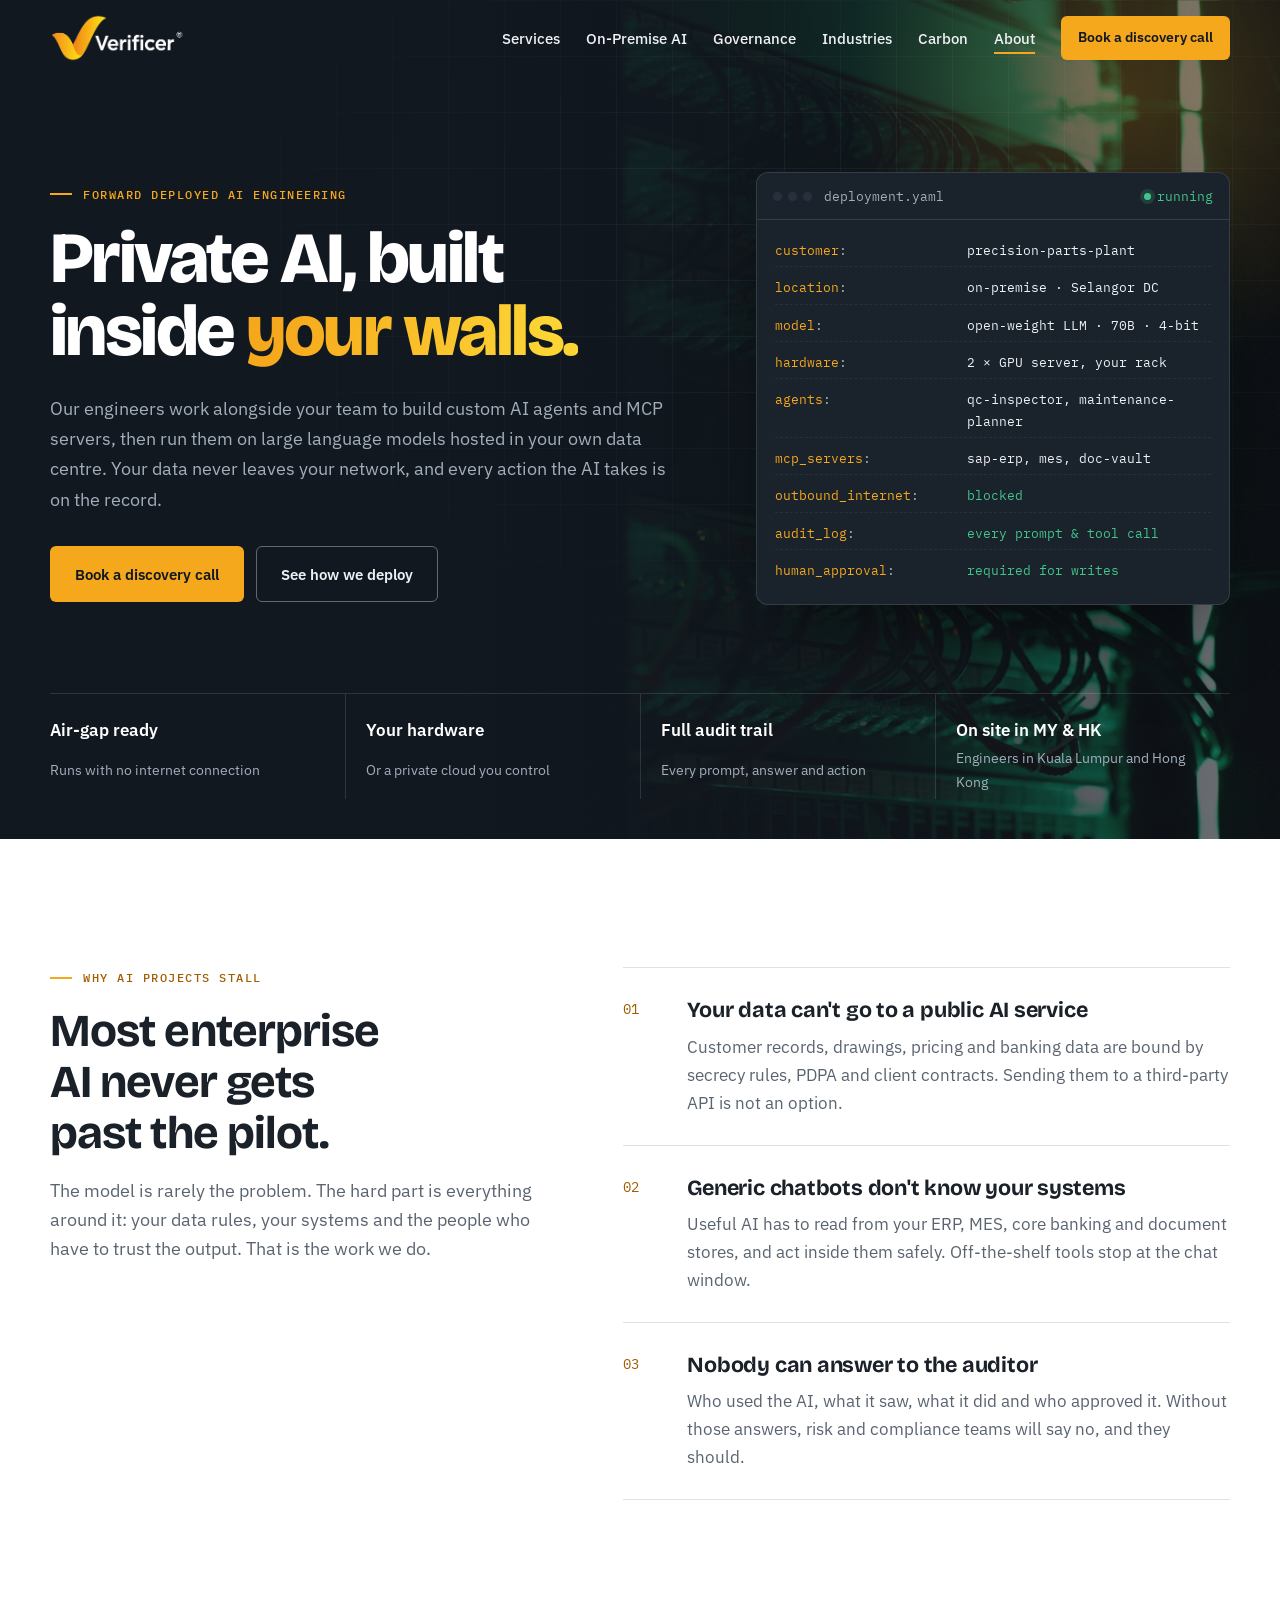
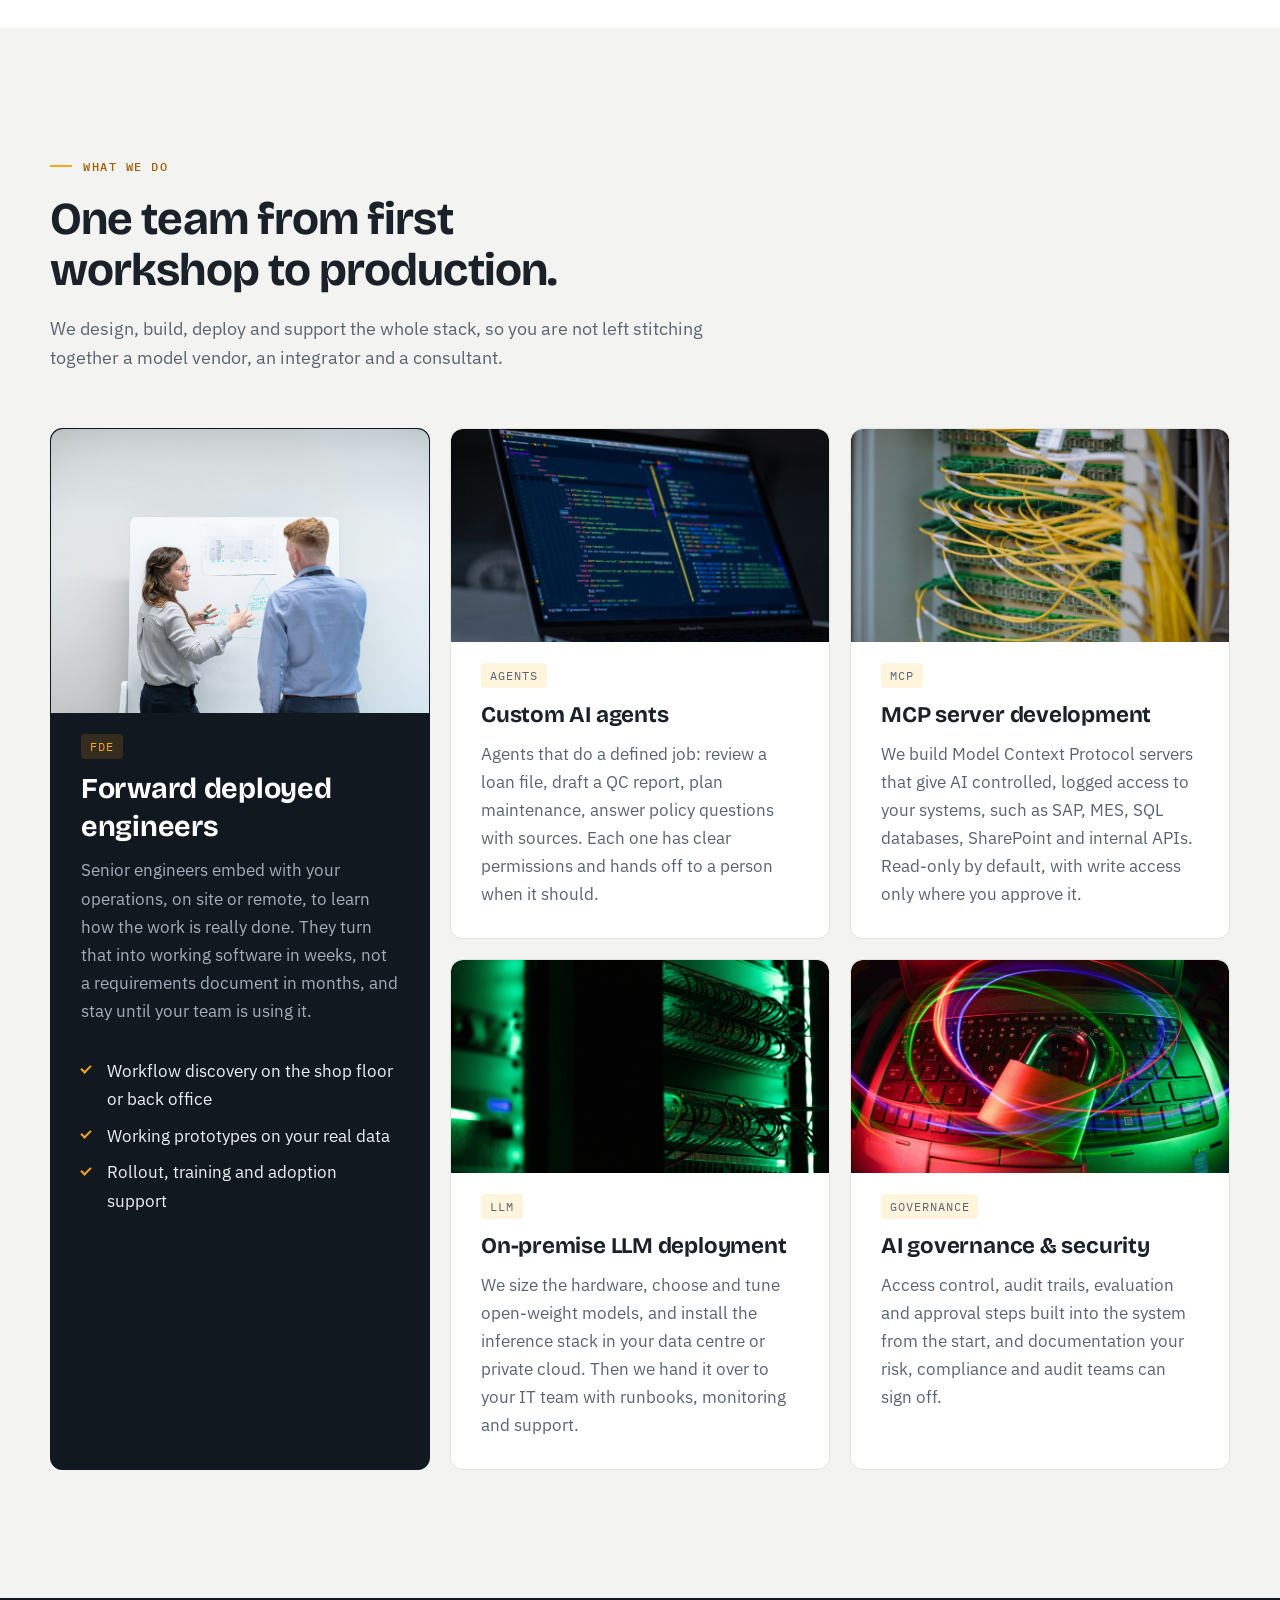
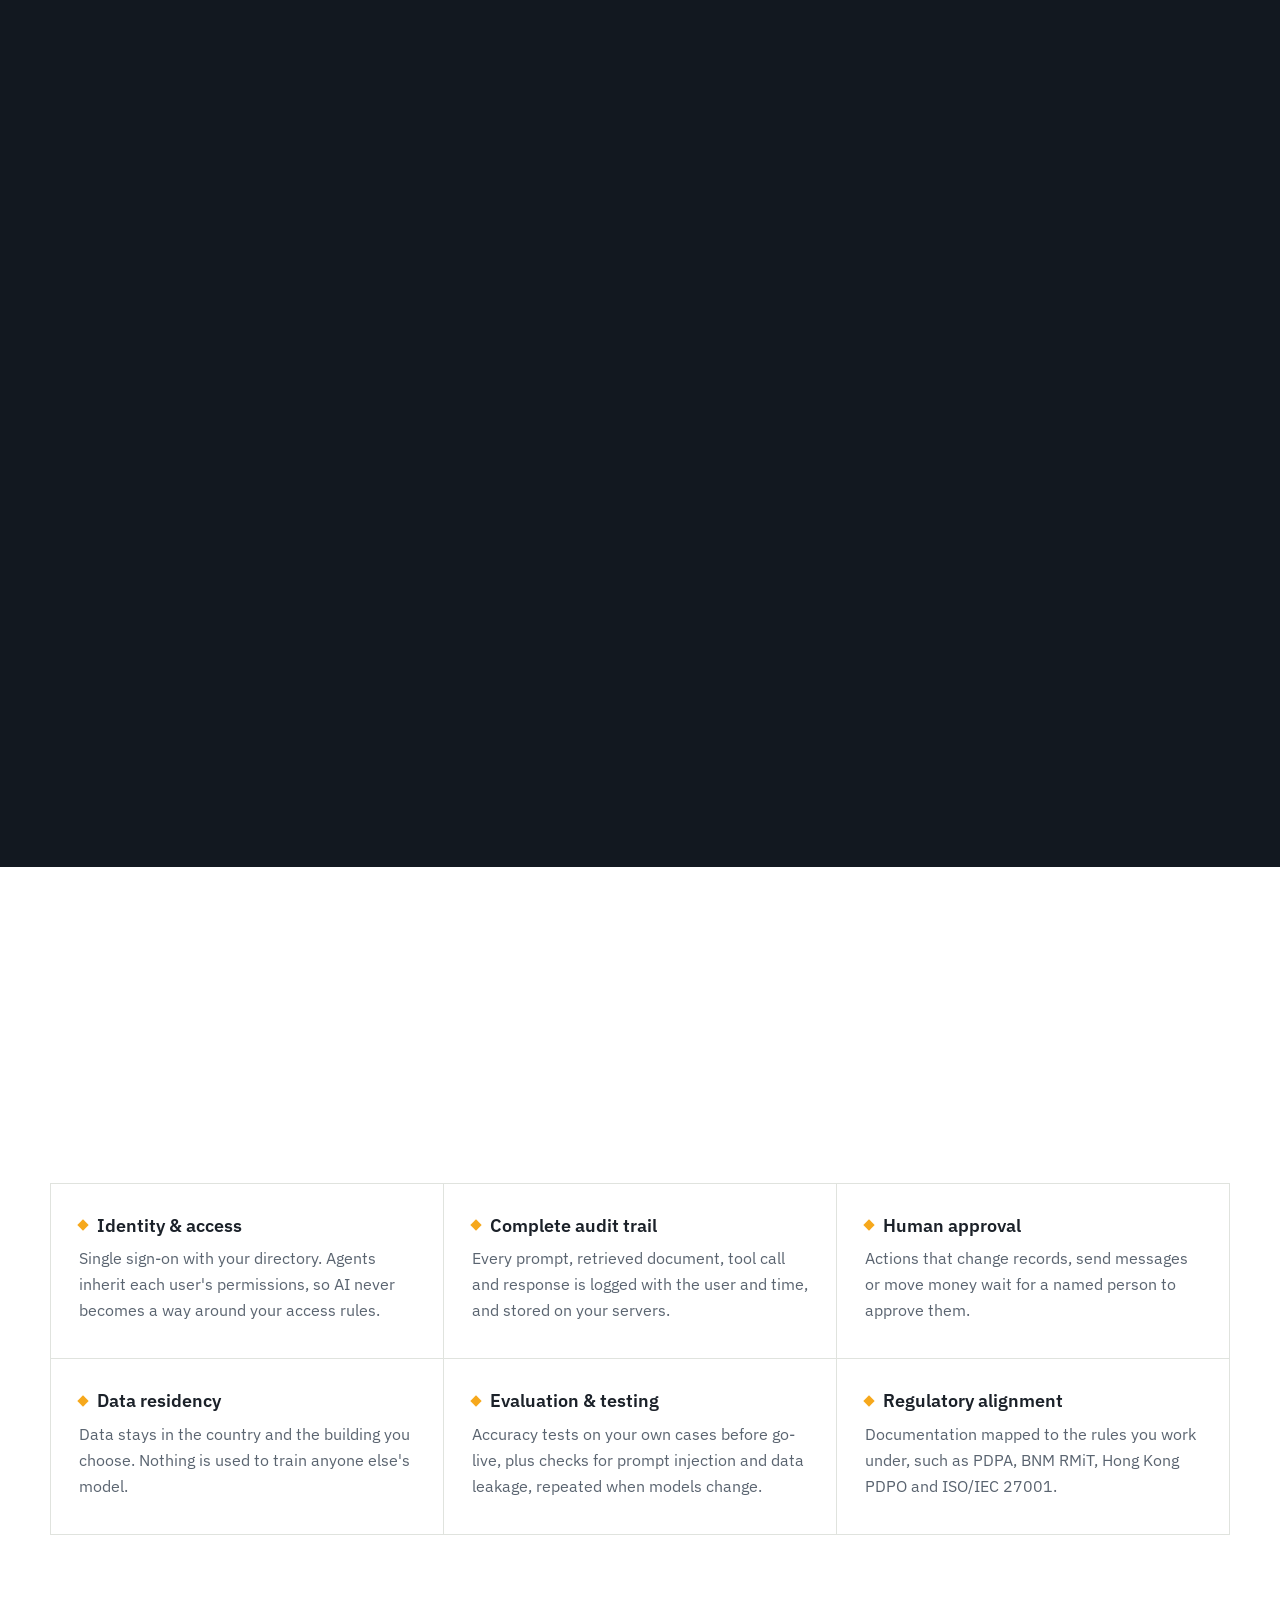
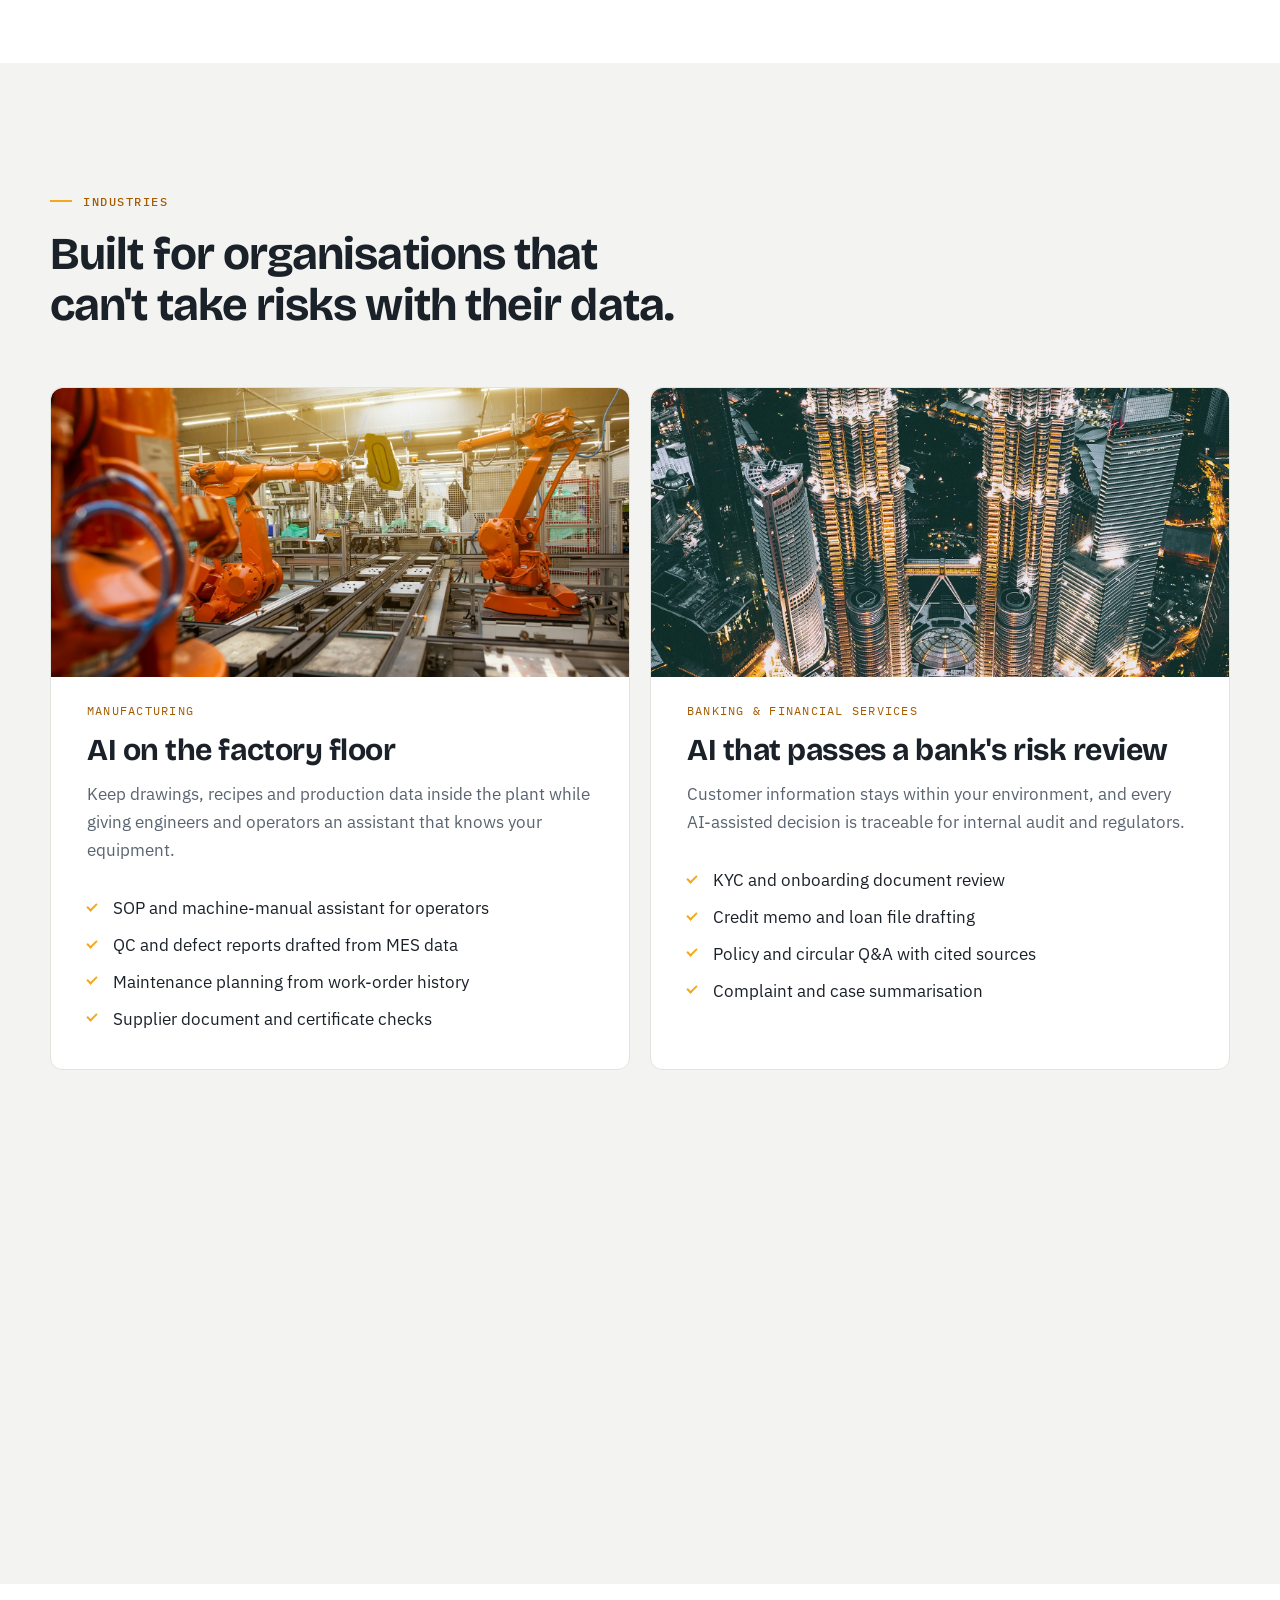
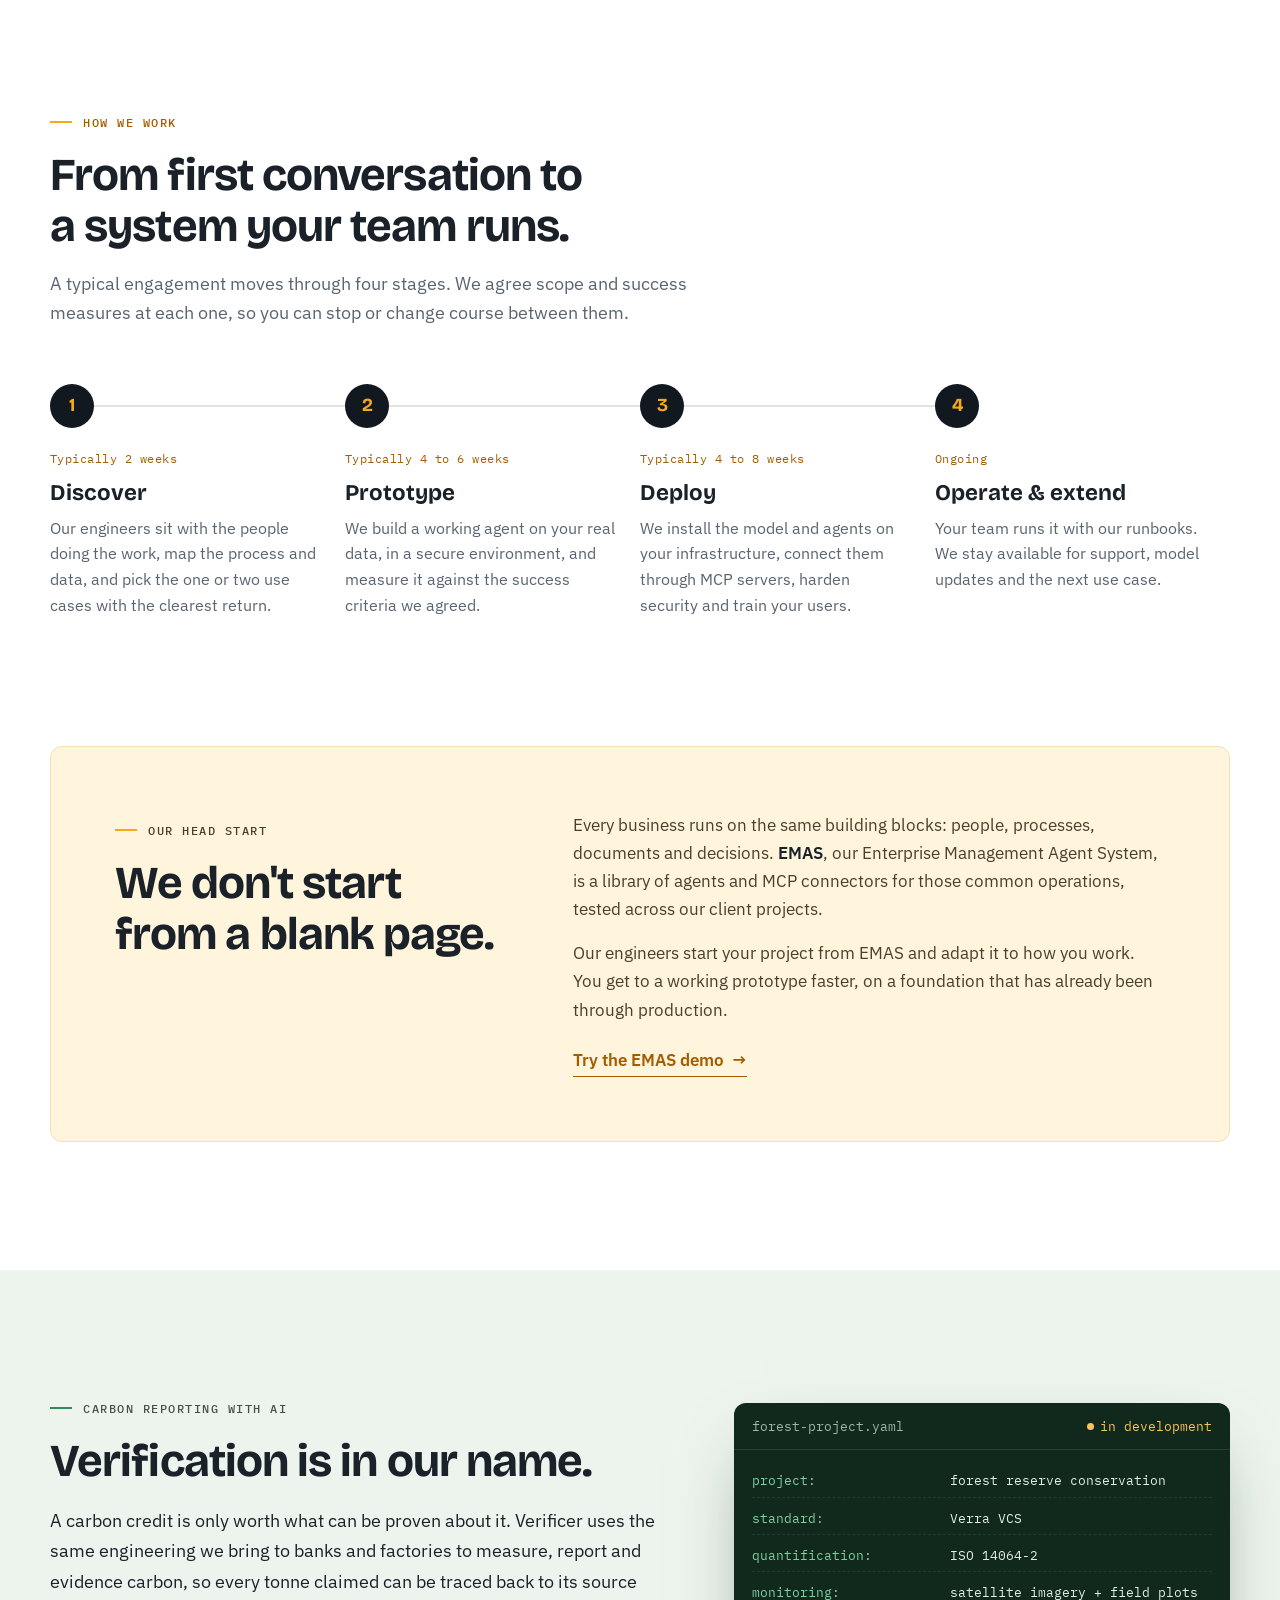
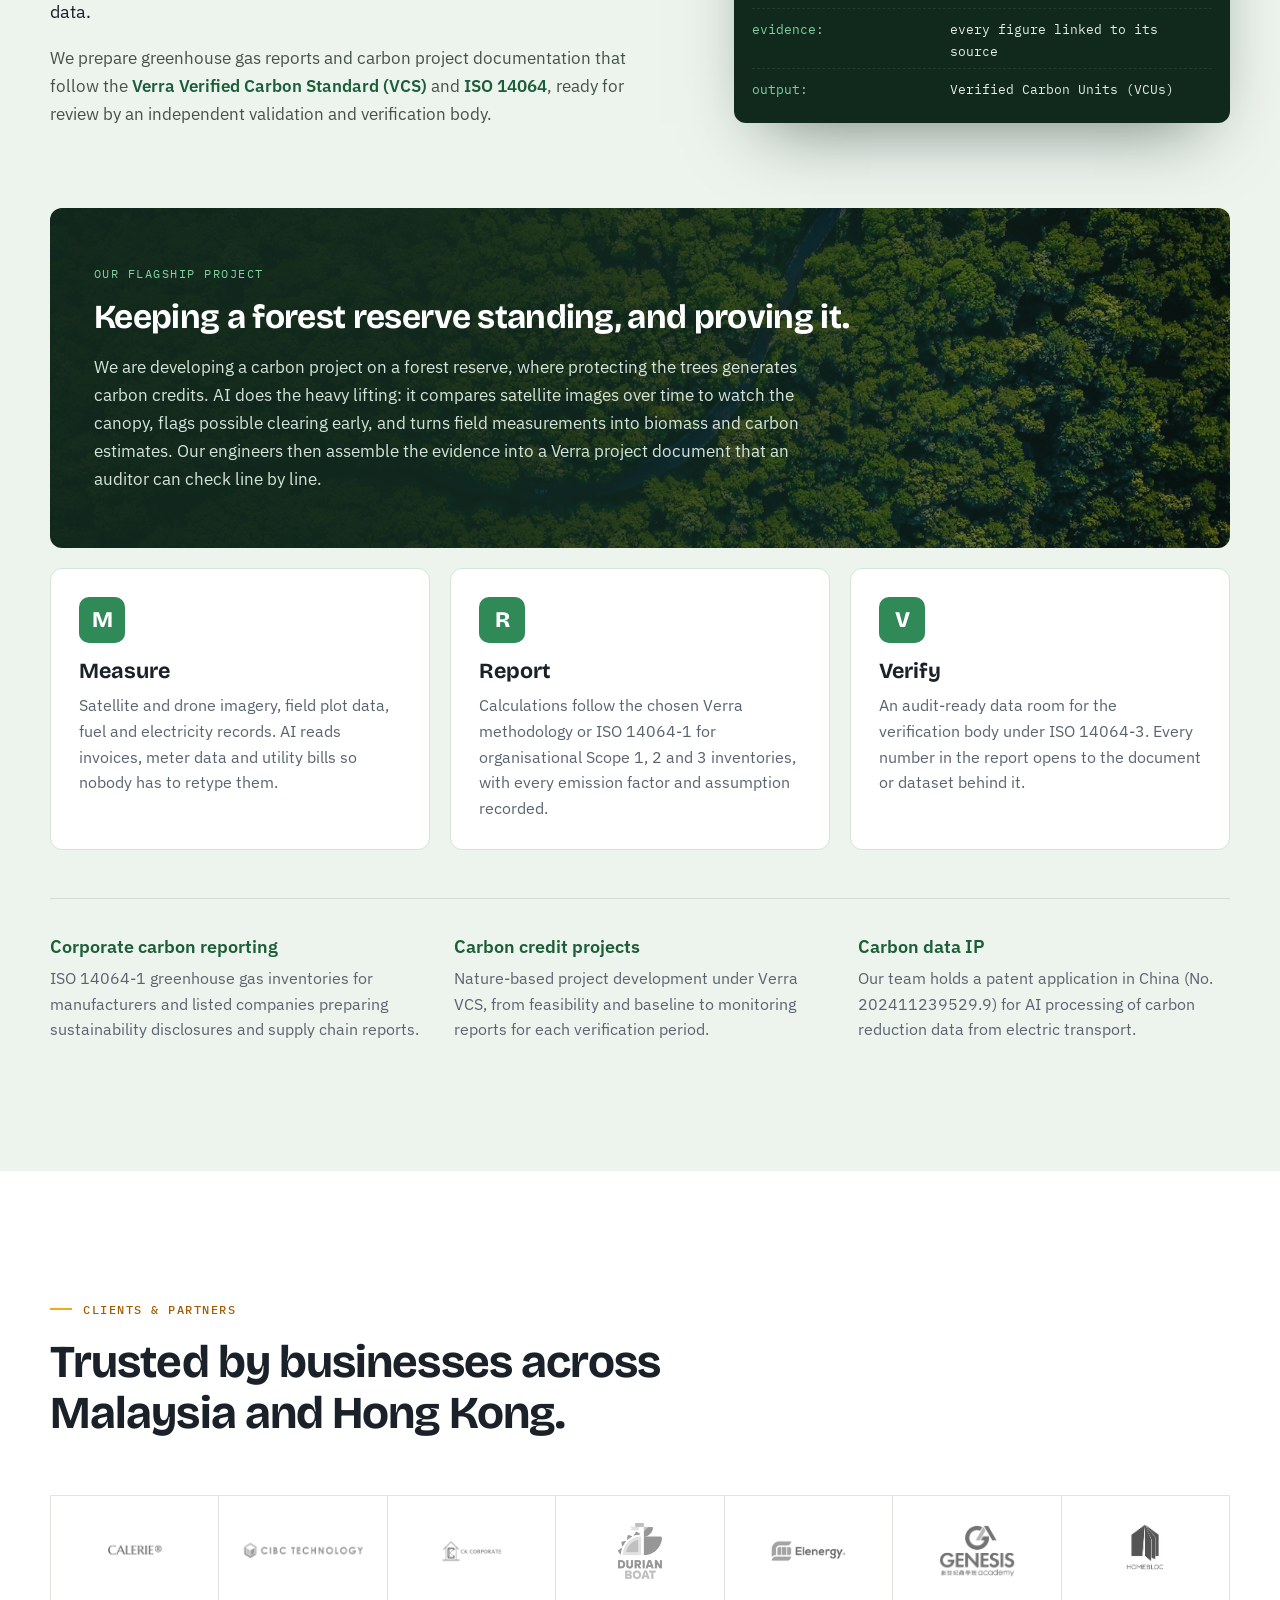
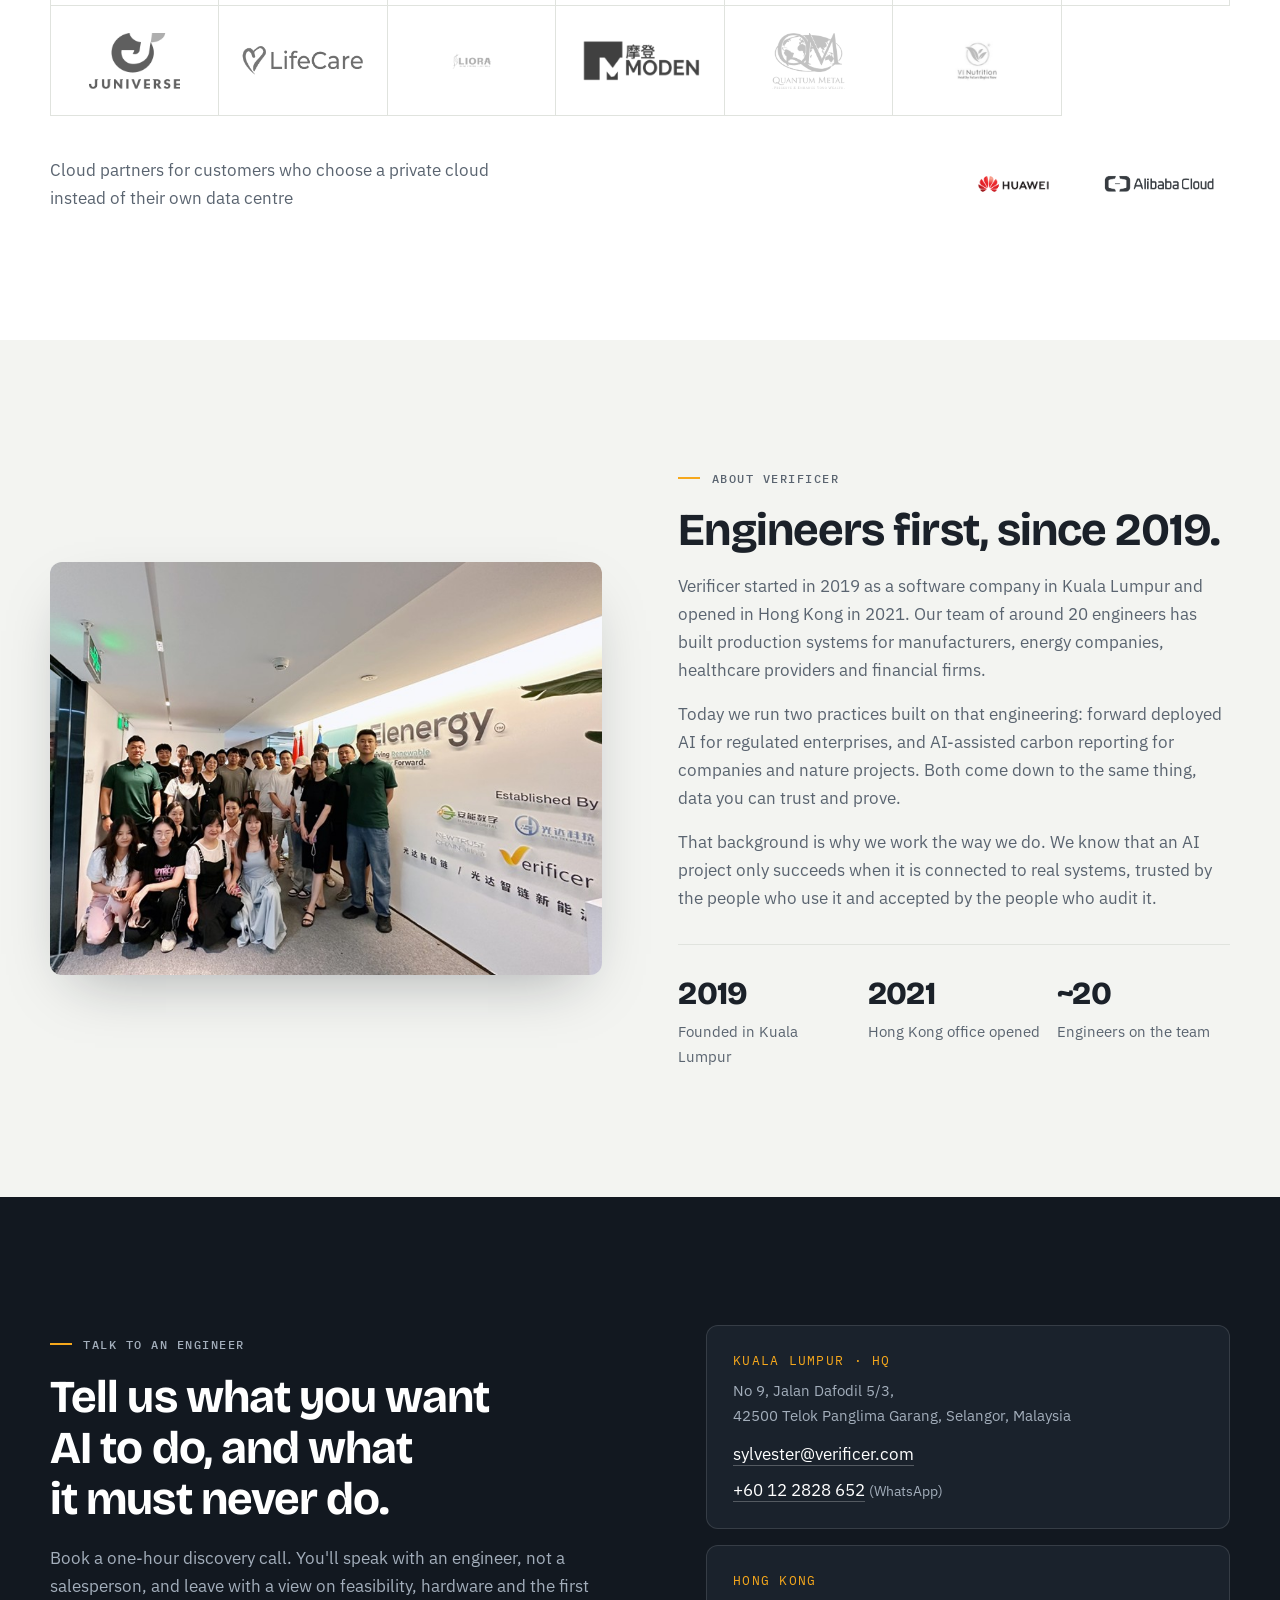
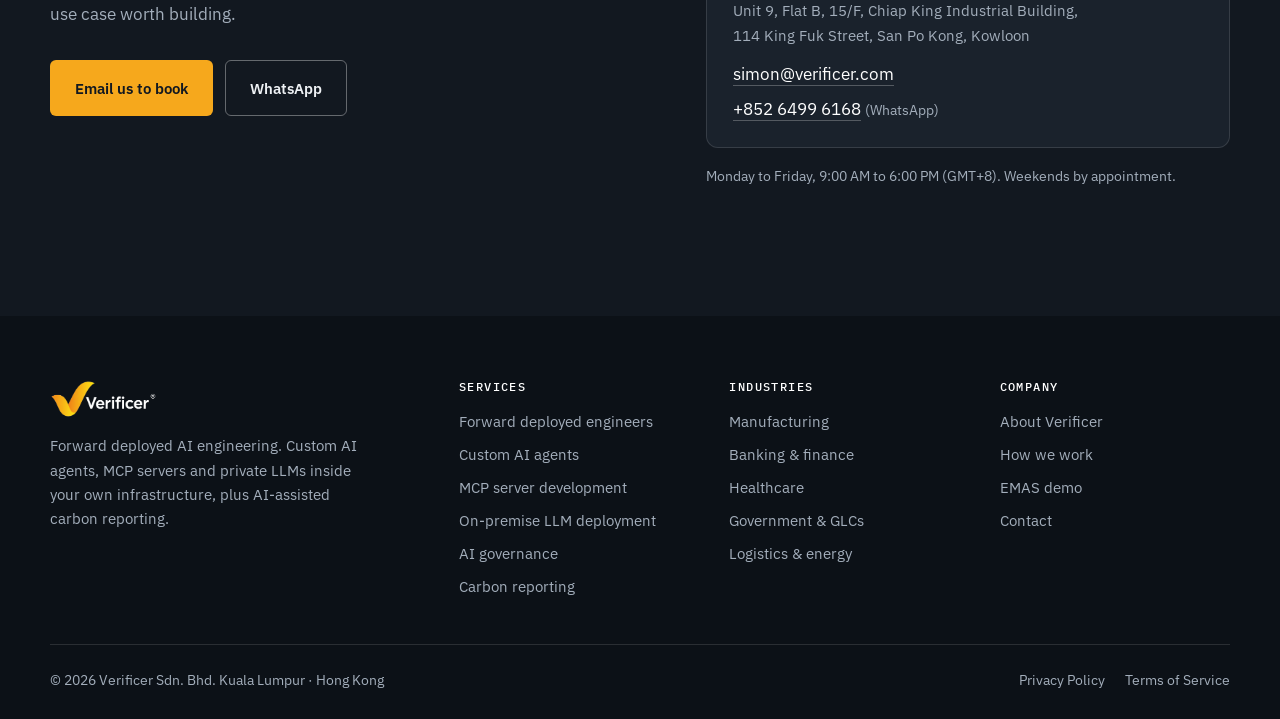
<file: index.html>
<!DOCTYPE html>
<html lang="en" class="no-js">
<head>
<meta charset="utf-8" />
<meta name="viewport" content="width=device-width, initial-scale=1" />
<title>Verificer | Forward Deployed AI Engineering & Carbon Reporting</title>
<meta name="description" content="Verificer embeds engineers with your team to build custom AI agents and MCP servers on private, on-premise LLMs, and prepares AI-assisted carbon reports under Verra VCS and ISO 14064." />
<meta property="og:type" content="website" />
<meta property="og:title" content="Verificer | Forward Deployed AI Engineering & Carbon Reporting" />
<meta property="og:description" content="Verificer embeds engineers with your team to build custom AI agents and MCP servers on private, on-premise LLMs, and prepares AI-assisted carbon reports under Verra VCS and ISO 14064." />
<meta property="og:url" content="https://verificer.com/" />
<meta property="og:image" content="https://verificer.com/assets/img/logo-black.png" />
<meta name="theme-color" content="#121820" />
<link rel="icon" type="image/png" href="assets/img/logo.png" />
<link rel="preconnect" href="https://fonts.googleapis.com" />
<link rel="preconnect" href="https://fonts.gstatic.com" crossorigin />
<link rel="stylesheet" href="https://fonts.googleapis.com/css2?family=Bricolage+Grotesque:opsz,wght@12..96,500;12..96,700;12..96,800&family=IBM+Plex+Mono:wght@400;500&family=IBM+Plex+Sans:ital,wght@0,400;0,500;0,600;1,400&display=swap" />
<link rel="stylesheet" href="assets/css/styles.css" />
</head>
<body class="page-home">
<a class="skip-link" href="#main">Skip to content</a>

<header class="site-header">
    <div class="container header-inner">
        <a href="./" class="brand" aria-label="Verificer home">
            <img class="brand-logo brand-logo--light" src="assets/img/logo-white.png" alt="Verificer" width="1200" height="420" />
            <img class="brand-logo brand-logo--dark" src="assets/img/logo-black.png" alt="" aria-hidden="true" width="1200" height="420" />
        </a>

        <nav class="main-nav" id="main-nav" aria-label="Main">
            <ul>
                <li><a href="#services">Services</a></li>
                <li><a href="#on-premise">On-Premise AI</a></li>
                <li><a href="#governance">Governance</a></li>
                <li><a href="#industries">Industries</a></li>
                <li><a href="#carbon">Carbon</a></li>
                                <li><a href="#about">About</a></li>
                <li class="nav-cta"><a href="#contact" class="btn btn-amber btn-sm">Book a discovery call</a></li>
            </ul>
        </nav>

        <button class="nav-toggle" type="button" aria-controls="main-nav" aria-expanded="false" aria-label="Open menu">
            <span></span><span></span><span></span>
        </button>
    </div>
</header>

<main id="main">

<!-- HERO -->
<section class="hero" id="home">
    <div class="hero-grid" aria-hidden="true"></div>
    <div class="container hero-inner">
        <div class="hero-copy">
            <p class="eyebrow eyebrow--light">Forward deployed AI engineering</p>
            <h1>Private AI, built inside <span class="hl">your walls.</span></h1>
            <p class="hero-lead">Our engineers work alongside your team to build custom AI agents and MCP servers, then run them on large language models hosted in your own data centre. Your data never leaves your network, and every action the AI takes is on the record.</p>
            <div class="hero-actions">
                <a href="#contact" class="btn btn-amber">Book a discovery call</a>
                <a href="#on-premise" class="btn btn-outline-light">See how we deploy</a>
            </div>
        </div>

        <figure class="manifest" aria-label="Example deployment summary for a manufacturing customer">
            <figcaption class="manifest-bar">
                <span class="dots" aria-hidden="true"><i></i><i></i><i></i></span>
                <span>deployment.yaml</span>
                <span class="manifest-status">running</span>
            </figcaption>
            <dl class="manifest-body">
                <div><dt>customer</dt><dd>precision-parts-plant</dd></div>
                <div><dt>location</dt><dd>on-premise · Selangor DC</dd></div>
                <div><dt>model</dt><dd>open-weight LLM · 70B · 4-bit</dd></div>
                <div><dt>hardware</dt><dd>2 × GPU server, your rack</dd></div>
                <div><dt>agents</dt><dd>qc-inspector, maintenance-planner</dd></div>
                <div><dt>mcp_servers</dt><dd>sap-erp, mes, doc-vault</dd></div>
                <div><dt>outbound_internet</dt><dd class="ok">blocked</dd></div>
                <div><dt>audit_log</dt><dd class="ok">every prompt &amp; tool call</dd></div>
                <div><dt>human_approval</dt><dd class="ok">required for writes</dd></div>
            </dl>
        </figure>
    </div>

    <div class="container">
        <ul class="hero-facts">
            <li><strong>Air-gap ready</strong><span>Runs with no internet connection</span></li>
            <li><strong>Your hardware</strong><span>Or a private cloud you control</span></li>
            <li><strong>Full audit trail</strong><span>Every prompt, answer and action</span></li>
            <li><strong>On site in MY &amp; HK</strong><span>Engineers in Kuala Lumpur and Hong Kong</span></li>
        </ul>
    </div>
</section>

<!-- PROBLEM -->
<section class="section problem" id="why">
    <div class="container problem-inner">
        <div class="problem-head reveal">
            <p class="eyebrow">Why AI projects stall</p>
            <h2>Most enterprise AI never gets past the pilot.</h2>
            <p class="lead">The model is rarely the problem. The hard part is everything around it: your data rules, your systems and the people who have to trust the output. That is the work we do.</p>
        </div>
        <ol class="problem-list">
            <li class="reveal">
                <h3>Your data can't go to a public AI service</h3>
                <p>Customer records, drawings, pricing and banking data are bound by secrecy rules, PDPA and client contracts. Sending them to a third-party API is not an option.</p>
            </li>
            <li class="reveal">
                <h3>Generic chatbots don't know your systems</h3>
                <p>Useful AI has to read from your ERP, MES, core banking and document stores, and act inside them safely. Off-the-shelf tools stop at the chat window.</p>
            </li>
            <li class="reveal">
                <h3>Nobody can answer to the auditor</h3>
                <p>Who used the AI, what it saw, what it did and who approved it. Without those answers, risk and compliance teams will say no, and they should.</p>
            </li>
        </ol>
    </div>
</section>

<!-- SERVICES -->
<section class="section services" id="services">
    <div class="container">
        <div class="section-head reveal">
            <p class="eyebrow">What we do</p>
            <h2>One team from first workshop to production.</h2>
            <p class="lead">We design, build, deploy and support the whole stack, so you are not left stitching together a model vendor, an integrator and a consultant.</p>
        </div>

        <div class="service-grid">
            <article class="service service--lead reveal">
                <figure class="media service-media"><img src="assets/images/photo-1581091877018-dac6a371d50f.jpg" alt="Two engineers discussing a design at a whiteboard" loading="lazy" /></figure>
                <p class="service-tag">FDE</p>
                <h3>Forward deployed engineers</h3>
                <p>Senior engineers embed with your operations, on site or remote, to learn how the work is really done. They turn that into working software in weeks, not a requirements document in months, and stay until your team is using it.</p>
                <ul class="ticks">
                    <li>Workflow discovery on the shop floor or back office</li>
                    <li>Working prototypes on your real data</li>
                    <li>Rollout, training and adoption support</li>
                </ul>
            </article>

            <article class="service reveal">
                <figure class="media service-media"><img src="assets/images/photo-1555066931-4365d14bab8c.jpg" alt="Laptop showing application code" loading="lazy" /></figure>
                <p class="service-tag">Agents</p>
                <h3>Custom AI agents</h3>
                <p>Agents that do a defined job: review a loan file, draft a QC report, plan maintenance, answer policy questions with sources. Each one has clear permissions and hands off to a person when it should.</p>
            </article>

            <article class="service reveal">
                <figure class="media service-media"><img src="assets/images/photo-1744868562210-fffb7fa882d9.jpg" alt="Yellow and green network cables connected to a switch" loading="lazy" /></figure>
                <p class="service-tag">MCP</p>
                <h3>MCP server development</h3>
                <p>We build Model Context Protocol servers that give AI controlled, logged access to your systems, such as SAP, MES, SQL databases, SharePoint and internal APIs. Read-only by default, with write access only where you approve it.</p>
            </article>

            <article class="service reveal">
                <figure class="media service-media"><img src="assets/images/photo-1680992046626-418f7e910589.jpg" alt="Server rack in a dark data centre" loading="lazy" /></figure>
                <p class="service-tag">LLM</p>
                <h3>On-premise LLM deployment</h3>
                <p>We size the hardware, choose and tune open-weight models, and install the inference stack in your data centre or private cloud. Then we hand it over to your IT team with runbooks, monitoring and support.</p>
            </article>

            <article class="service reveal">
                <figure class="media service-media"><img src="assets/images/photo-1614064548237-096f735f344f.jpg" alt="Padlock on a laptop keyboard" loading="lazy" /></figure>
                <p class="service-tag">Governance</p>
                <h3>AI governance &amp; security</h3>
                <p>Access control, audit trails, evaluation and approval steps built into the system from the start, and documentation your risk, compliance and audit teams can sign off.</p>
            </article>
        </div>
    </div>
</section>

<!-- ON-PREMISE ARCHITECTURE -->
<section class="section onprem" id="on-premise">
    <div class="container onprem-inner">
        <div class="onprem-copy reveal">
            <p class="eyebrow eyebrow--light">On-premise AI</p>
            <h2>Your AI stack, inside your perimeter.</h2>
            <p>Everything runs on infrastructure you own or control. Models, prompts, documents, embeddings and logs stay on your network. If your policy requires it, the whole system runs fully air-gapped.</p>
            <ul class="onprem-points">
                <li><strong>Model choice.</strong> Open-weight models such as Llama, Qwen, Mistral and DeepSeek, chosen and tested for your language, documents and tasks.</li>
                <li><strong>Hardware sizing.</strong> From a single GPU workstation for a department to a multi-node cluster, sized to your users and response-time targets.</li>
                <li><strong>Private knowledge.</strong> Retrieval over your own documents with access rules carried through, so people only see answers from files they may open.</li>
                <li><strong>Operated by you.</strong> We hand over with runbooks and training. Ongoing support and model updates are available if you want them.</li>
            </ul>
        </div>

        <figure class="stack reveal" aria-label="Diagram of an on-premise AI deployment">
            <div class="perimeter">
                <p class="perimeter-label">Your network</p>
                <div class="layer">
                    <p class="layer-name">People &amp; apps</p>
                    <div class="chips"><span>Web portal</span><span>Teams / chat</span><span>Mobile</span></div>
                </div>
                <div class="layer layer--accent">
                    <p class="layer-name">AI agents</p>
                    <div class="chips"><span>Policies &amp; approvals</span><span>Audit log</span><span>SSO / LDAP</span></div>
                </div>
                <div class="layer-split">
                    <div class="layer">
                        <p class="layer-name">MCP servers</p>
                        <div class="chips"><span>ERP</span><span>MES</span><span>Core banking</span><span>Documents</span></div>
                    </div>
                    <div class="layer">
                        <p class="layer-name">Private LLM</p>
                        <div class="chips"><span>Inference server</span><span>Vector index</span><span>Your GPUs</span></div>
                    </div>
                </div>
            </div>
            <div class="outside">
                <span class="outside-box">Public AI APIs</span>
                <span class="outside-note">No outbound traffic</span>
            </div>
        </figure>
    </div>
</section>

<!-- GOVERNANCE -->
<section class="section governance" id="governance">
    <div class="container">
        <div class="section-head section-head--split reveal">
            <div>
                <p class="eyebrow">AI governance</p>
                <h2>Controls your risk team will sign off.</h2>
            </div>
            <p class="lead">Governance is part of the design, not a policy document written after launch. Every system we deliver includes these controls.</p>
        </div>

        <div class="controls">
            <div class="control reveal">
                <h3>Identity &amp; access</h3>
                <p>Single sign-on with your directory. Agents inherit each user's permissions, so AI never becomes a way around your access rules.</p>
            </div>
            <div class="control reveal">
                <h3>Complete audit trail</h3>
                <p>Every prompt, retrieved document, tool call and response is logged with the user and time, and stored on your servers.</p>
            </div>
            <div class="control reveal">
                <h3>Human approval</h3>
                <p>Actions that change records, send messages or move money wait for a named person to approve them.</p>
            </div>
            <div class="control reveal">
                <h3>Data residency</h3>
                <p>Data stays in the country and the building you choose. Nothing is used to train anyone else's model.</p>
            </div>
            <div class="control reveal">
                <h3>Evaluation &amp; testing</h3>
                <p>Accuracy tests on your own cases before go-live, plus checks for prompt injection and data leakage, repeated when models change.</p>
            </div>
            <div class="control reveal">
                <h3>Regulatory alignment</h3>
                <p>Documentation mapped to the rules you work under, such as PDPA, BNM RMiT, Hong Kong PDPO and ISO/IEC 27001.</p>
            </div>
        </div>
    </div>
</section>

<!-- INDUSTRIES -->
<section class="section industries" id="industries">
    <div class="container">
        <div class="section-head reveal">
            <p class="eyebrow">Industries</p>
            <h2>Built for organisations that can't take risks with their data.</h2>
        </div>

        <div class="industry-feature">
            <article class="industry industry--big reveal">
                <figure class="media industry-media"><img src="assets/images/photo-1647427060118-4911c9821b82.jpg" alt="Orange industrial robots on a factory floor" loading="lazy" /></figure>
                <p class="industry-kicker">Manufacturing</p>
                <h3>AI on the factory floor</h3>
                <p>Keep drawings, recipes and production data inside the plant while giving engineers and operators an assistant that knows your equipment.</p>
                <ul class="ticks">
                    <li>SOP and machine-manual assistant for operators</li>
                    <li>QC and defect reports drafted from MES data</li>
                    <li>Maintenance planning from work-order history</li>
                    <li>Supplier document and certificate checks</li>
                </ul>
            </article>
            <article class="industry industry--big reveal">
                <figure class="media industry-media"><img src="assets/images/photo-1508062878650-88b52897f298.jpg" alt="Petronas Twin Towers in Kuala Lumpur" loading="lazy" /></figure>
                <p class="industry-kicker">Banking &amp; financial services</p>
                <h3>AI that passes a bank's risk review</h3>
                <p>Customer information stays within your environment, and every AI-assisted decision is traceable for internal audit and regulators.</p>
                <ul class="ticks">
                    <li>KYC and onboarding document review</li>
                    <li>Credit memo and loan file drafting</li>
                    <li>Policy and circular Q&amp;A with cited sources</li>
                    <li>Complaint and case summarisation</li>
                </ul>
            </article>
        </div>

        <div class="industry-row">
            <article class="industry reveal">
                <figure class="media industry-media"><img src="assets/images/photo-1777269749032-d8d458ae594d.jpg" alt="Hospital corridor" loading="lazy" /></figure>
                <p class="industry-kicker">Healthcare</p>
                <p>Clinical and patient records assistants that keep health data on hospital servers.</p>
            </article>
            <article class="industry reveal">
                <figure class="media industry-media"><img src="assets/images/photo-1686242143315-a3c9cdc731f5.jpg" alt="Government building beside a lake in Putrajaya" loading="lazy" /></figure>
                <p class="industry-kicker">Government &amp; GLCs</p>
                <p>Sovereign AI for agencies and government-linked companies, with data kept in-country.</p>
            </article>
            <article class="industry reveal">
                <figure class="media industry-media"><img src="assets/images/photo-1578575437130-527eed3abbec.jpg" alt="Cargo ships docked at a container port" loading="lazy" /></figure>
                <p class="industry-kicker">Logistics</p>
                <p>Agents that read shipping documents, check delivery orders and answer fleet questions.</p>
            </article>
            <article class="industry reveal">
                <figure class="media industry-media"><img src="assets/images/photo-1508514177221-188b1cf16e9d.jpg" alt="Solar panels under a blue sky" loading="lazy" /></figure>
                <p class="industry-kicker">Energy &amp; utilities</p>
                <p>Field inspection reports, asset records and compliance checks for critical infrastructure.</p>
            </article>
        </div>
    </div>
</section>

<!-- ENGAGEMENT -->
<section class="section engagement" id="engagement">
    <div class="container">
        <div class="section-head reveal">
            <p class="eyebrow">How we work</p>
            <h2>From first conversation to a system your team runs.</h2>
            <p class="lead">A typical engagement moves through four stages. We agree scope and success measures at each one, so you can stop or change course between them.</p>
        </div>

        <ol class="steps">
            <li class="step reveal">
                <span class="step-num">1</span>
                <p class="step-time">Typically 2 weeks</p>
                <h3>Discover</h3>
                <p>Our engineers sit with the people doing the work, map the process and data, and pick the one or two use cases with the clearest return.</p>
            </li>
            <li class="step reveal">
                <span class="step-num">2</span>
                <p class="step-time">Typically 4 to 6 weeks</p>
                <h3>Prototype</h3>
                <p>We build a working agent on your real data, in a secure environment, and measure it against the success criteria we agreed.</p>
            </li>
            <li class="step reveal">
                <span class="step-num">3</span>
                <p class="step-time">Typically 4 to 8 weeks</p>
                <h3>Deploy</h3>
                <p>We install the model and agents on your infrastructure, connect them through MCP servers, harden security and train your users.</p>
            </li>
            <li class="step reveal">
                <span class="step-num">4</span>
                <p class="step-time">Ongoing</p>
                <h3>Operate &amp; extend</h3>
                <p>Your team runs it with our runbooks. We stay available for support, model updates and the next use case.</p>
            </li>
        </ol>
    </div>
</section>

<!-- EMAS -->
<section class="section emas" id="emas">
    <div class="container emas-inner reveal">
        <div>
            <p class="eyebrow">Our head start</p>
            <h2>We don't start from a blank page.</h2>
        </div>
        <div>
            <p>Every business runs on the same building blocks: people, processes, documents and decisions. <strong>EMAS</strong>, our Enterprise Management Agent System, is a library of agents and MCP connectors for those common operations, tested across our client projects.</p>
            <p>Our engineers start your project from EMAS and adapt it to how you work. You get to a working prototype faster, on a foundation that has already been through production.</p>
            <a class="link-arrow" href="https://demo-emas.verificer.com" target="_blank" rel="noopener">Try the EMAS demo</a>
        </div>
    </div>
</section>

<!-- CARBON -->
<section class="section carbon" id="carbon">
    <div class="container">
        <div class="carbon-top">
            <div class="carbon-copy reveal">
                <p class="eyebrow eyebrow--leaf">Carbon reporting with AI</p>
                <h2>Verification is in our name.</h2>
                <p class="carbon-lead">A carbon credit is only worth what can be proven about it. Verificer uses the same engineering we bring to banks and factories to measure, report and evidence carbon, so every tonne claimed can be traced back to its source data.</p>
                <p>We prepare greenhouse gas reports and carbon project documentation that follow the <strong>Verra Verified Carbon Standard (VCS)</strong> and <strong>ISO 14064</strong>, ready for review by an independent validation and verification body.</p>
            </div>

            <figure class="ledger reveal" aria-label="Summary of Verificer's forest carbon project">
                <figcaption class="ledger-bar">
                    <span>forest-project.yaml</span>
                    <span class="ledger-status">in development</span>
                </figcaption>
                <dl class="ledger-body">
                    <div><dt>project</dt><dd>forest reserve conservation</dd></div>
                    <div><dt>standard</dt><dd>Verra VCS</dd></div>
                    <div><dt>quantification</dt><dd>ISO 14064-2</dd></div>
                    <div><dt>monitoring</dt><dd>satellite imagery + field plots</dd></div>
                    <div><dt>evidence</dt><dd>every figure linked to its source</dd></div>
                    <div><dt>output</dt><dd>Verified Carbon Units (VCUs)</dd></div>
                </dl>
            </figure>
        </div>

        <div class="carbon-flagship reveal">
            <p class="carbon-kicker">Our flagship project</p>
            <h3>Keeping a forest reserve standing, and proving it.</h3>
            <p>We are developing a carbon project on a forest reserve, where protecting the trees generates carbon credits. AI does the heavy lifting: it compares satellite images over time to watch the canopy, flags possible clearing early, and turns field measurements into biomass and carbon estimates. Our engineers then assemble the evidence into a Verra project document that an auditor can check line by line.</p>
        </div>

        <ol class="mrv">
            <li class="reveal">
                <span class="mrv-letter">M</span>
                <h3>Measure</h3>
                <p>Satellite and drone imagery, field plot data, fuel and electricity records. AI reads invoices, meter data and utility bills so nobody has to retype them.</p>
            </li>
            <li class="reveal">
                <span class="mrv-letter">R</span>
                <h3>Report</h3>
                <p>Calculations follow the chosen Verra methodology or ISO 14064-1 for organisational Scope 1, 2 and 3 inventories, with every emission factor and assumption recorded.</p>
            </li>
            <li class="reveal">
                <span class="mrv-letter">V</span>
                <h3>Verify</h3>
                <p>An audit-ready data room for the verification body under ISO 14064-3. Every number in the report opens to the document or dataset behind it.</p>
            </li>
        </ol>

        <div class="carbon-services reveal">
            <div>
                <h3>Corporate carbon reporting</h3>
                <p>ISO 14064-1 greenhouse gas inventories for manufacturers and listed companies preparing sustainability disclosures and supply chain reports.</p>
            </div>
            <div>
                <h3>Carbon credit projects</h3>
                <p>Nature-based project development under Verra VCS, from feasibility and baseline to monitoring reports for each verification period.</p>
            </div>
            <div>
                <h3>Carbon data IP</h3>
                <p>Our team holds a patent application in China (No. 202411239529.9) for AI processing of carbon reduction data from electric transport.</p>
            </div>
        </div>
    </div>
</section>

<!-- CLIENTS & PARTNERS -->
<section class="section clients" id="clients">
    <div class="container">
        <div class="section-head reveal">
            <p class="eyebrow">Clients &amp; partners</p>
            <h2>Trusted by businesses across Malaysia and Hong Kong.</h2>
        </div>
        <ul class="logo-wall">
            <li><img src="assets/img/clients/calerie.png" alt="Calerie" loading="lazy" /></li>
            <li><img src="assets/img/clients/cibc.png" alt="CIBC" loading="lazy" /></li>
            <li><img src="assets/img/clients/ck_corporate.png" alt="CK Corporate" loading="lazy" /></li>
            <li><img src="assets/img/clients/durian_boat.png" alt="Durian Boat" loading="lazy" /></li>
            <li><img src="assets/img/clients/elenergy.png" alt="ELEnergy" loading="lazy" /></li>
            <li><img src="assets/img/clients/genesis_academy.png" alt="Genesis Academy" loading="lazy" /></li>
            <li><img src="assets/img/clients/homebloc.jpg" alt="Homebloc" loading="lazy" /></li>
            <li><img src="assets/img/clients/juniverse.png" alt="Juniverse" loading="lazy" /></li>
            <li><img src="assets/img/clients/lifecare.png" alt="Lifecare" loading="lazy" /></li>
            <li><img src="assets/img/clients/liora.png" alt="Liora" loading="lazy" /></li>
            <li><img src="assets/img/clients/moden.png" alt="Moden" loading="lazy" /></li>
            <li><img src="assets/img/clients/quantum_metal.png" alt="Quantum Metal" loading="lazy" /></li>
            <li><img src="assets/img/clients/viinutrition.jpg" alt="VII Nutrition" loading="lazy" /></li>
        </ul>
        <div class="partners reveal">
            <p>Cloud partners for customers who choose a private cloud instead of their own data centre</p>
            <div class="partner-logos">
                <img src="assets/img/huaweicloud.png" alt="Huawei Cloud" loading="lazy" />
                <img src="assets/img/alibabacloud.png" alt="Alibaba Cloud" loading="lazy" />
            </div>
        </div>
    </div>
</section>

<!-- ABOUT -->
<section class="section about" id="about">
    <div class="container about-inner">
        <div class="about-photo reveal">
            <img src="assets/img/office.png" alt="The Verificer team at the office" loading="lazy" />
        </div>
        <div class="about-copy reveal">
            <p class="eyebrow">About Verificer</p>
            <h2>Engineers first, since 2019.</h2>
            <p>Verificer started in 2019 as a software company in Kuala Lumpur and opened in Hong Kong in 2021. Our team of around 20 engineers has built production systems for manufacturers, energy companies, healthcare providers and financial firms.</p>
            <p>Today we run two practices built on that engineering: forward deployed AI for regulated enterprises, and AI-assisted carbon reporting for companies and nature projects. Both come down to the same thing, data you can trust and prove.</p>
            <p>That background is why we work the way we do. We know that an AI project only succeeds when it is connected to real systems, trusted by the people who use it and accepted by the people who audit it.</p>
            <dl class="about-facts">
                <div><dt>2019</dt><dd>Founded in Kuala Lumpur</dd></div>
                <div><dt>2021</dt><dd>Hong Kong office opened</dd></div>
                <div><dt>~20</dt><dd>Engineers on the team</dd></div>
            </dl>
        </div>
    </div>
</section>

<!-- CONTACT -->
<section class="section contact" id="contact">
    <div class="container contact-inner">
        <div class="contact-copy reveal">
            <p class="eyebrow eyebrow--light">Talk to an engineer</p>
            <h2>Tell us what you want AI to do, and what it must never do.</h2>
            <p>Book a one-hour discovery call. You'll speak with an engineer, not a salesperson, and leave with a view on feasibility, hardware and the first use case worth building.</p>
            <div class="hero-actions">
                <a class="btn btn-amber" href="mailto:sylvester@verificer.com?subject=Discovery%20call">Email us to book</a>
                <a class="btn btn-outline-light" href="https://wa.me/60122828652" target="_blank" rel="noopener">WhatsApp</a>
            </div>
        </div>

        <div class="offices reveal">
            <div class="office">
                <p class="office-city">Kuala Lumpur · HQ</p>
                <address>No 9, Jalan Dafodil 5/3,<br />42500 Telok Panglima Garang, Selangor, Malaysia</address>
                <p><a href="mailto:sylvester@verificer.com">sylvester@verificer.com</a></p>
                <p><a href="https://wa.me/60122828652" target="_blank" rel="noopener">+60 12 2828 652</a> <span class="muted">(WhatsApp)</span></p>
            </div>
            <div class="office">
                <p class="office-city">Hong Kong</p>
                <address>Unit 9, Flat B, 15/F, Chiap King Industrial Building,<br />114 King Fuk Street, San Po Kong, Kowloon</address>
                <p><a href="mailto:simon@verificer.com">simon@verificer.com</a></p>
                <p><a href="https://wa.me/85264996168" target="_blank" rel="noopener">+852 6499 6168</a> <span class="muted">(WhatsApp)</span></p>
            </div>
            <p class="office-hours">Monday to Friday, 9:00 AM to 6:00 PM (GMT+8). Weekends by appointment.</p>
        </div>
    </div>
</section>

</main>
<footer class="site-footer">
    <div class="container">
        <div class="footer-grid">
            <div class="footer-brand">
                <img src="assets/img/logo-white.png" alt="Verificer" width="1200" height="420" loading="lazy" />
                <p>Forward deployed AI engineering. Custom AI agents, MCP servers and private LLMs inside your own infrastructure, plus AI-assisted carbon reporting.</p>
            </div>
            <div class="footer-col">
                <h4>Services</h4>
                <ul>
                    <li><a href="#services">Forward deployed engineers</a></li>
                    <li><a href="#services">Custom AI agents</a></li>
                    <li><a href="#services">MCP server development</a></li>
                    <li><a href="#on-premise">On-premise LLM deployment</a></li>
                    <li><a href="#governance">AI governance</a></li>
                    <li><a href="#carbon">Carbon reporting</a></li>
                </ul>
            </div>
            <div class="footer-col">
                <h4>Industries</h4>
                <ul>
                    <li><a href="#industries">Manufacturing</a></li>
                    <li><a href="#industries">Banking &amp; finance</a></li>
                    <li><a href="#industries">Healthcare</a></li>
                    <li><a href="#industries">Government &amp; GLCs</a></li>
                    <li><a href="#industries">Logistics &amp; energy</a></li>
                </ul>
            </div>
            <div class="footer-col">
                <h4>Company</h4>
                <ul>
                    <li><a href="#about">About Verificer</a></li>
                    <li><a href="#engagement">How we work</a></li>
                    <li><a href="https://demo-emas.verificer.com" target="_blank" rel="noopener">EMAS demo</a></li>
                    <li><a href="#contact">Contact</a></li>
                </ul>
            </div>
        </div>
        <div class="footer-bottom">
            <p>© <span data-year>2026</span> Verificer Sdn. Bhd. Kuala Lumpur · Hong Kong</p>
            <div class="footer-legal">
                <a href="privacy/">Privacy Policy</a>
                <a href="terms-of-service/">Terms of Service</a>
            </div>
        </div>
    </div>
</footer>

<script src="assets/js/main.js"></script>
</body>
</html>
</file>
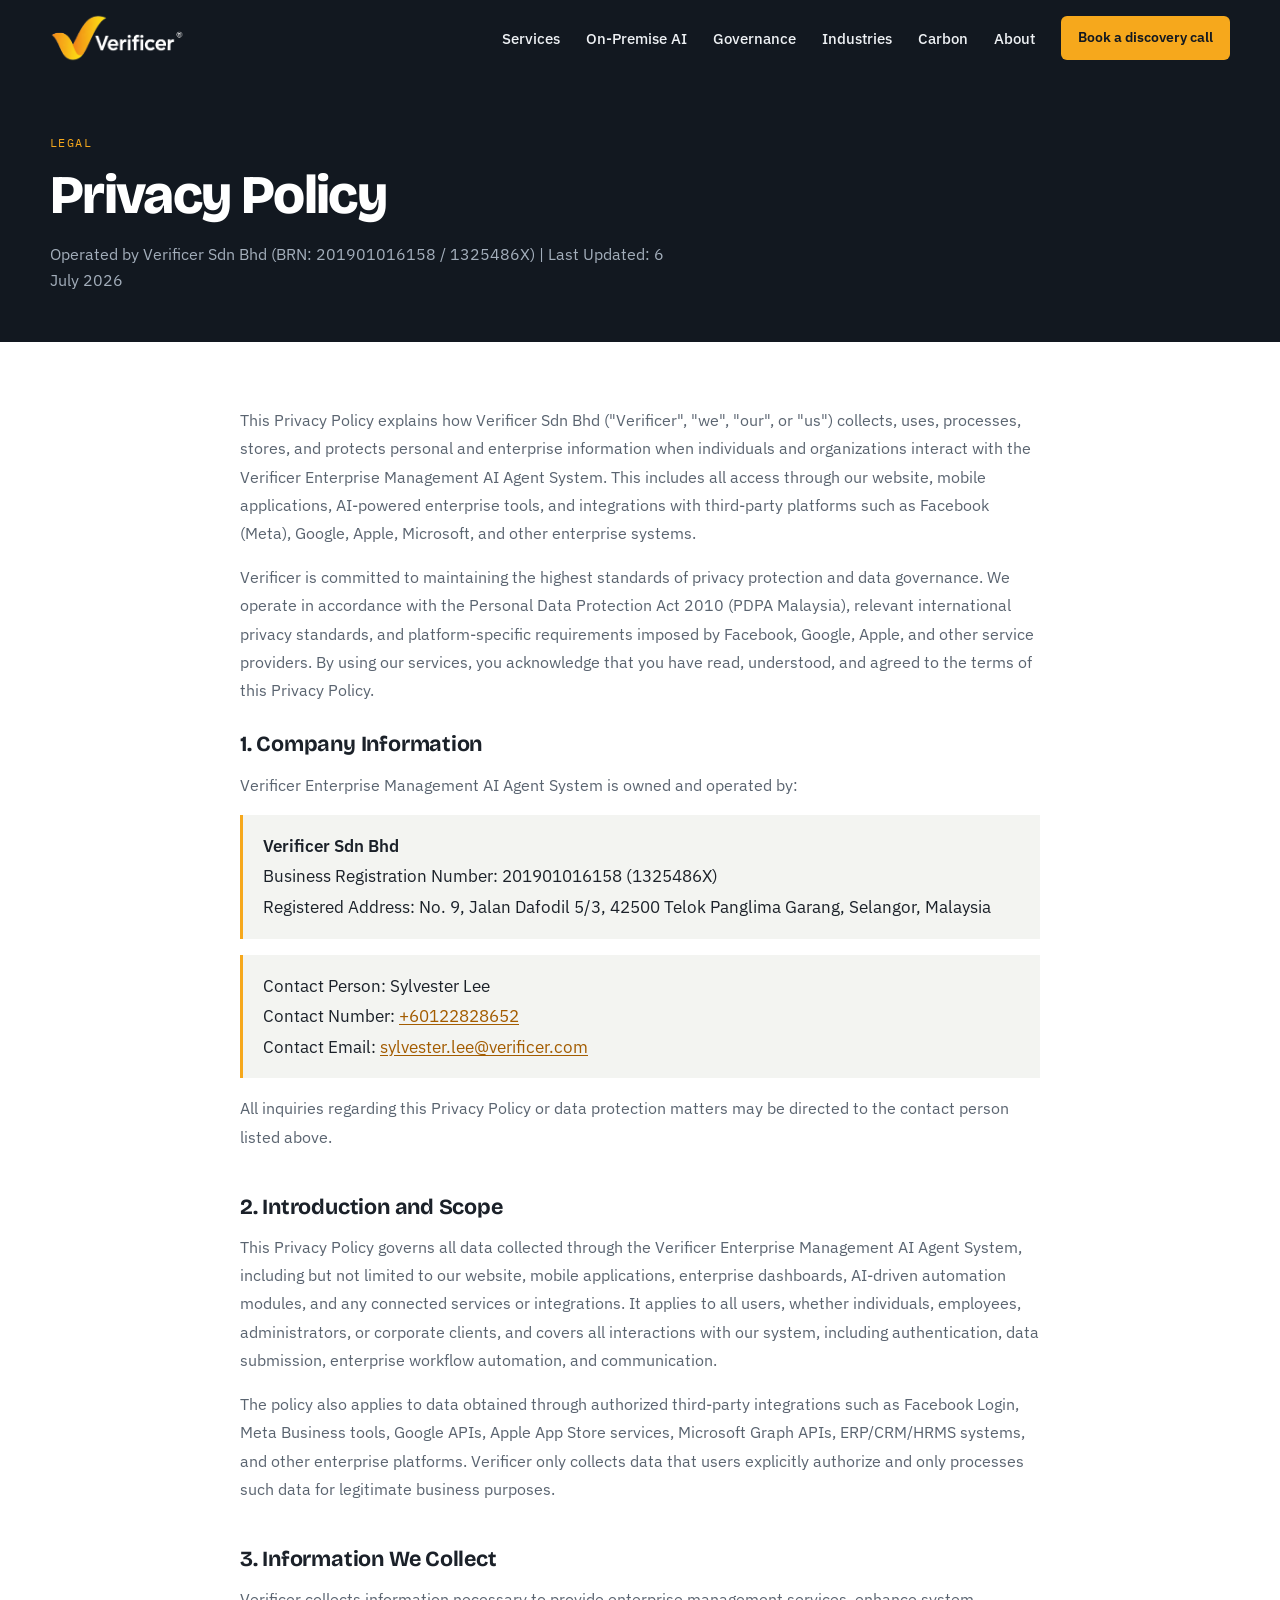
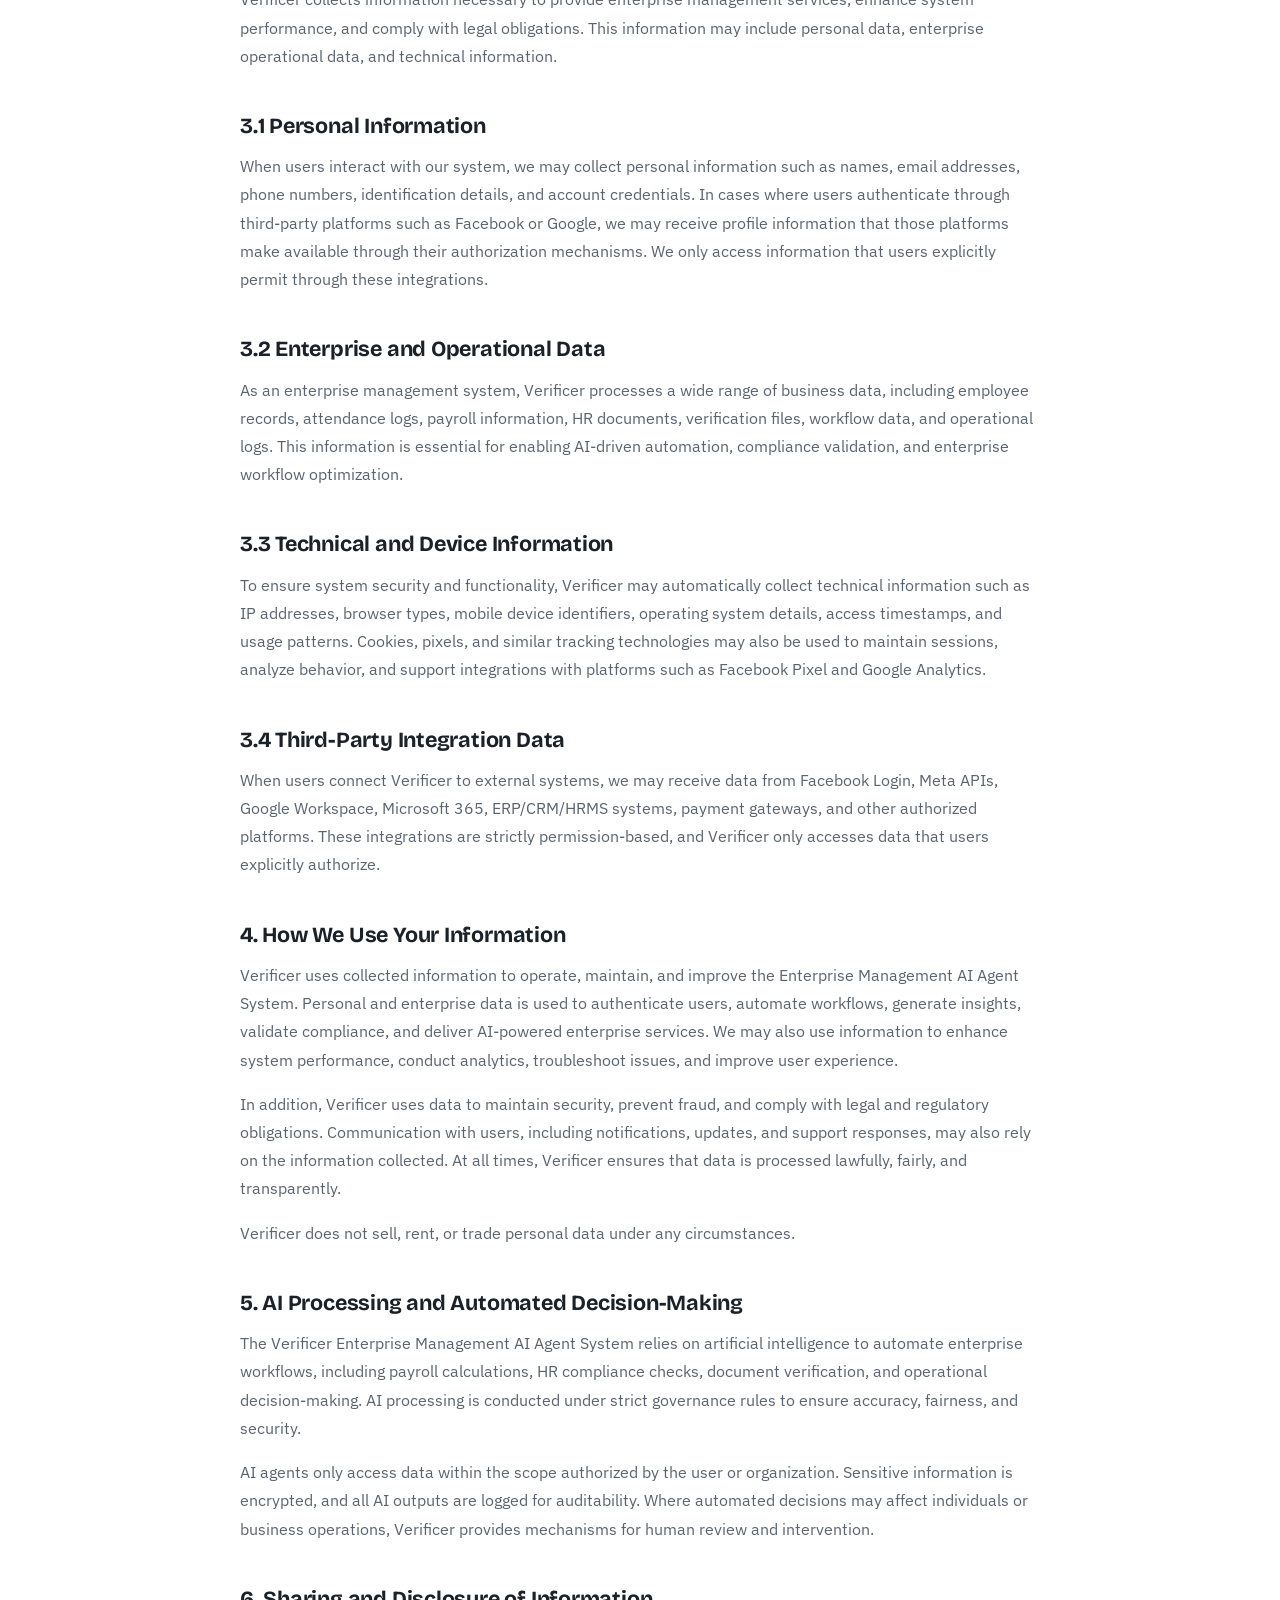
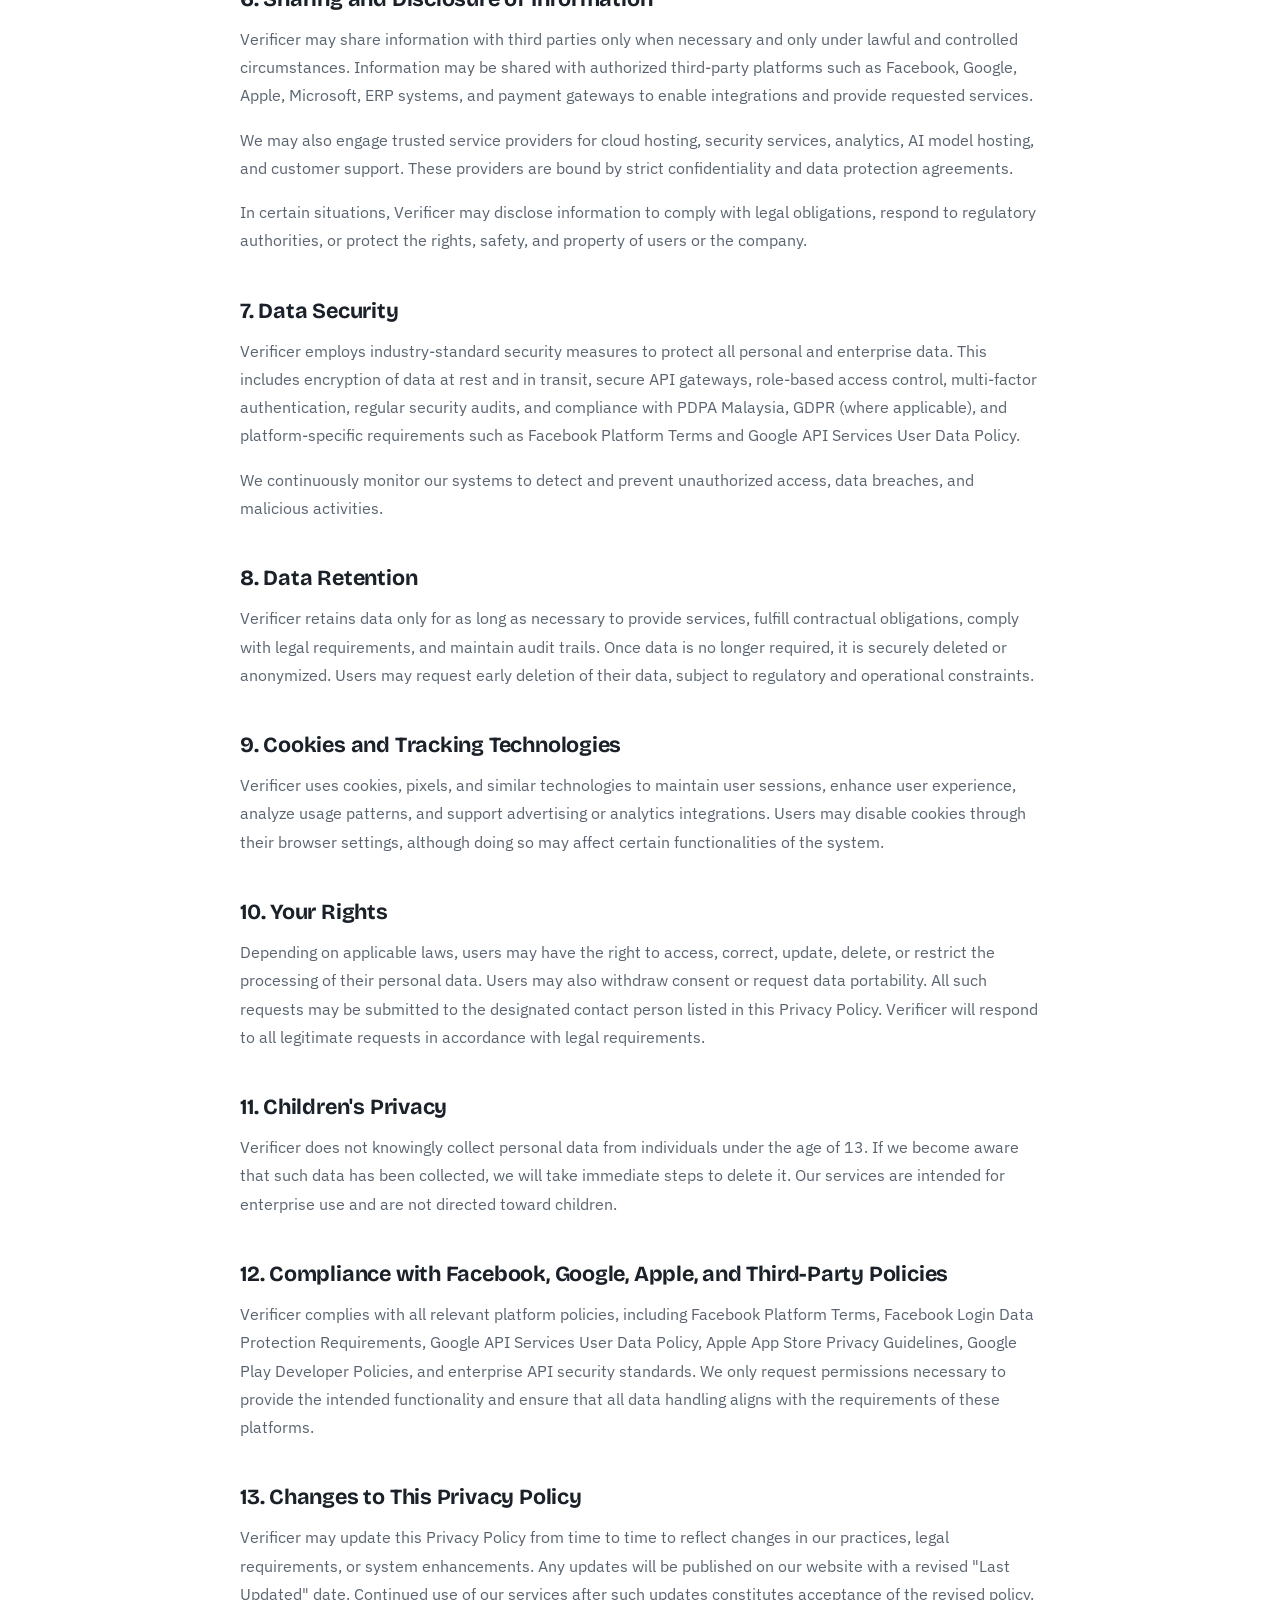
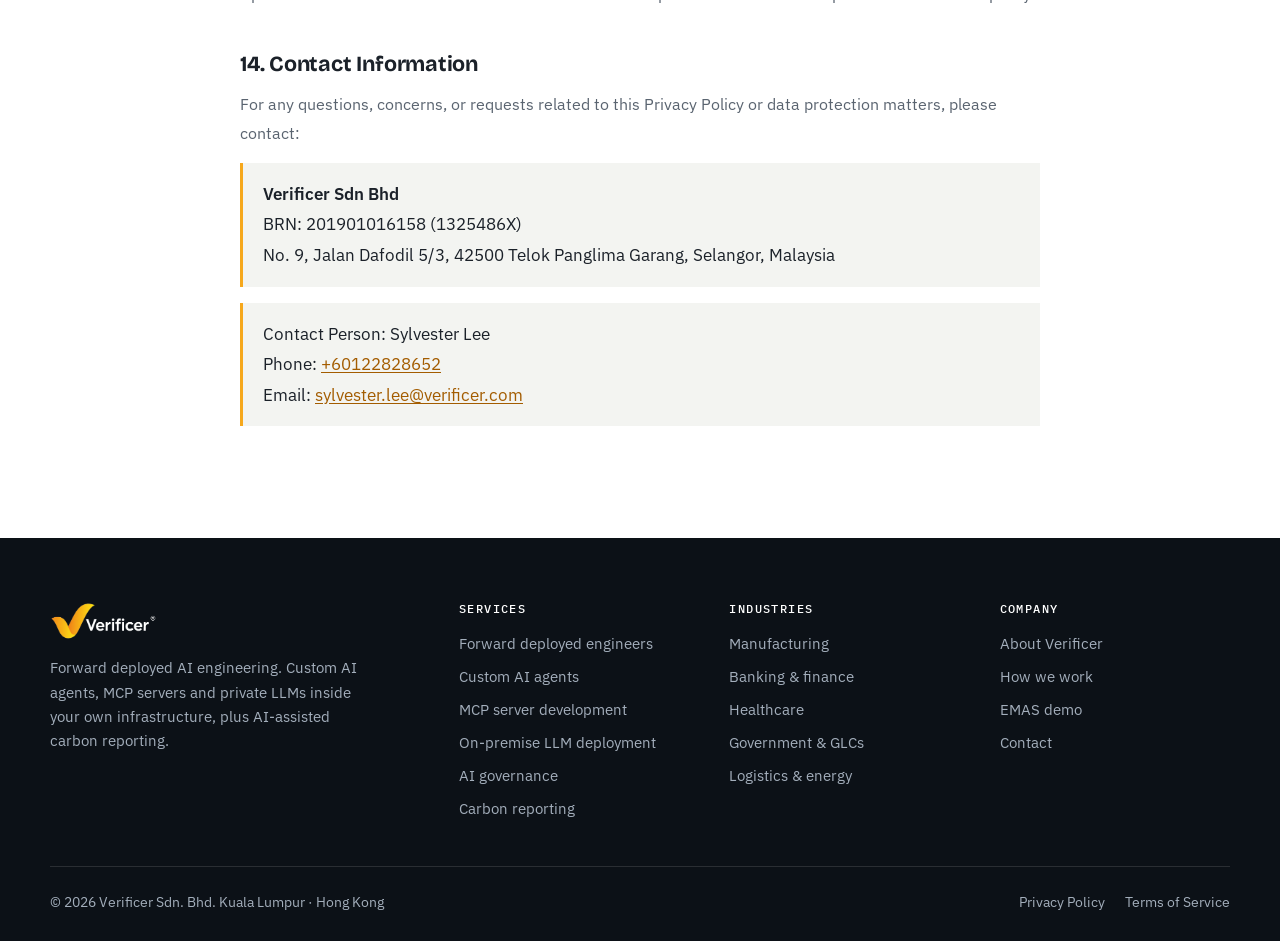
<file: privacy/index.html>
<!DOCTYPE html>
<html lang="en" class="no-js">
<head>
<meta charset="utf-8" />
<meta name="viewport" content="width=device-width, initial-scale=1" />
<title>Privacy Policy | Verificer</title>
<meta name="description" content="Verificer Privacy Policy." />
<meta property="og:type" content="website" />
<meta property="og:title" content="Privacy Policy | Verificer" />
<meta property="og:description" content="Verificer Privacy Policy." />
<meta property="og:url" content="https://verificer.com/privacy/" />
<meta property="og:image" content="https://verificer.com/assets/img/logo-black.png" />
<meta name="theme-color" content="#121820" />
<link rel="icon" type="image/png" href="../assets/img/logo.png" />
<link rel="preconnect" href="https://fonts.googleapis.com" />
<link rel="preconnect" href="https://fonts.gstatic.com" crossorigin />
<link rel="stylesheet" href="https://fonts.googleapis.com/css2?family=Bricolage+Grotesque:opsz,wght@12..96,500;12..96,700;12..96,800&family=IBM+Plex+Mono:wght@400;500&family=IBM+Plex+Sans:ital,wght@0,400;0,500;0,600;1,400&display=swap" />
<link rel="stylesheet" href="../assets/css/styles.css" />
</head>
<body class="page-legal">
<a class="skip-link" href="#main">Skip to content</a>

<header class="site-header">
    <div class="container header-inner">
        <a href="../" class="brand" aria-label="Verificer home">
            <img class="brand-logo brand-logo--light" src="../assets/img/logo-white.png" alt="Verificer" width="1200" height="420" />
            <img class="brand-logo brand-logo--dark" src="../assets/img/logo-black.png" alt="" aria-hidden="true" width="1200" height="420" />
        </a>

        <nav class="main-nav" id="main-nav" aria-label="Main">
            <ul>
                <li><a href="../#services">Services</a></li>
                <li><a href="../#on-premise">On-Premise AI</a></li>
                <li><a href="../#governance">Governance</a></li>
                <li><a href="../#industries">Industries</a></li>
                <li><a href="../#carbon">Carbon</a></li>
                                <li><a href="../#about">About</a></li>
                <li class="nav-cta"><a href="../#contact" class="btn btn-amber btn-sm">Book a discovery call</a></li>
            </ul>
        </nav>

        <button class="nav-toggle" type="button" aria-controls="main-nav" aria-expanded="false" aria-label="Open menu">
            <span></span><span></span><span></span>
        </button>
    </div>
</header>

<main id="main">
<section class="legal-hero">
    <div class="container">
        <div class="label">Legal</div>
        <h1>Privacy Policy</h1>
        <p class="lead">Operated by Verificer Sdn Bhd (BRN: 201901016158 / 1325486X) | Last Updated: 6 July 2026</p>
    </div>
</section>

<!-- CONTENT -->
<section class="legal-page">
    <div class="container legal-content">
        <p>This Privacy Policy explains how Verificer Sdn Bhd ("Verificer", "we", "our", or "us") collects, uses, processes, stores, and protects personal and enterprise information when individuals and organizations interact with the Verificer Enterprise Management AI Agent System. This includes all access through our website, mobile applications, AI-powered enterprise tools, and integrations with third-party platforms such as Facebook (Meta), Google, Apple, Microsoft, and other enterprise systems.</p>
        <p>Verificer is committed to maintaining the highest standards of privacy protection and data governance. We operate in accordance with the Personal Data Protection Act 2010 (PDPA Malaysia), relevant international privacy standards, and platform-specific requirements imposed by Facebook, Google, Apple, and other service providers. By using our services, you acknowledge that you have read, understood, and agreed to the terms of this Privacy Policy.</p>

        <h2>1. Company Information</h2>
        <p>Verificer Enterprise Management AI Agent System is owned and operated by:</p>
        <address class="legal-address">
            <strong>Verificer Sdn Bhd</strong><br />
            Business Registration Number: 201901016158 (1325486X)<br />
            Registered Address: No. 9, Jalan Dafodil 5/3, 42500 Telok Panglima Garang, Selangor, Malaysia
        </address>
        <address class="legal-address">
            Contact Person: Sylvester Lee<br />
            Contact Number: <a href="tel:+60122828652">+60122828652</a><br />
            Contact Email: <a href="mailto:sylvester.lee@verificer.com">sylvester.lee@verificer.com</a>
        </address>
        <p>All inquiries regarding this Privacy Policy or data protection matters may be directed to the contact person listed above.</p>

        <h2>2. Introduction and Scope</h2>
        <p>This Privacy Policy governs all data collected through the Verificer Enterprise Management AI Agent System, including but not limited to our website, mobile applications, enterprise dashboards, AI-driven automation modules, and any connected services or integrations. It applies to all users, whether individuals, employees, administrators, or corporate clients, and covers all interactions with our system, including authentication, data submission, enterprise workflow automation, and communication.</p>
        <p>The policy also applies to data obtained through authorized third-party integrations such as Facebook Login, Meta Business tools, Google APIs, Apple App Store services, Microsoft Graph APIs, ERP/CRM/HRMS systems, and other enterprise platforms. Verificer only collects data that users explicitly authorize and only processes such data for legitimate business purposes.</p>

        <h2>3. Information We Collect</h2>
        <p>Verificer collects information necessary to provide enterprise management services, enhance system performance, and comply with legal obligations. This information may include personal data, enterprise operational data, and technical information.</p>

        <h2>3.1 Personal Information</h2>
        <p>When users interact with our system, we may collect personal information such as names, email addresses, phone numbers, identification details, and account credentials. In cases where users authenticate through third-party platforms such as Facebook or Google, we may receive profile information that those platforms make available through their authorization mechanisms. We only access information that users explicitly permit through these integrations.</p>

        <h2>3.2 Enterprise and Operational Data</h2>
        <p>As an enterprise management system, Verificer processes a wide range of business data, including employee records, attendance logs, payroll information, HR documents, verification files, workflow data, and operational logs. This information is essential for enabling AI-driven automation, compliance validation, and enterprise workflow optimization.</p>

        <h2>3.3 Technical and Device Information</h2>
        <p>To ensure system security and functionality, Verificer may automatically collect technical information such as IP addresses, browser types, mobile device identifiers, operating system details, access timestamps, and usage patterns. Cookies, pixels, and similar tracking technologies may also be used to maintain sessions, analyze behavior, and support integrations with platforms such as Facebook Pixel and Google Analytics.</p>

        <h2>3.4 Third-Party Integration Data</h2>
        <p>When users connect Verificer to external systems, we may receive data from Facebook Login, Meta APIs, Google Workspace, Microsoft 365, ERP/CRM/HRMS systems, payment gateways, and other authorized platforms. These integrations are strictly permission-based, and Verificer only accesses data that users explicitly authorize.</p>

        <h2>4. How We Use Your Information</h2>
        <p>Verificer uses collected information to operate, maintain, and improve the Enterprise Management AI Agent System. Personal and enterprise data is used to authenticate users, automate workflows, generate insights, validate compliance, and deliver AI-powered enterprise services. We may also use information to enhance system performance, conduct analytics, troubleshoot issues, and improve user experience.</p>
        <p>In addition, Verificer uses data to maintain security, prevent fraud, and comply with legal and regulatory obligations. Communication with users, including notifications, updates, and support responses, may also rely on the information collected. At all times, Verificer ensures that data is processed lawfully, fairly, and transparently.</p>
        <p>Verificer does not sell, rent, or trade personal data under any circumstances.</p>

        <h2>5. AI Processing and Automated Decision-Making</h2>
        <p>The Verificer Enterprise Management AI Agent System relies on artificial intelligence to automate enterprise workflows, including payroll calculations, HR compliance checks, document verification, and operational decision-making. AI processing is conducted under strict governance rules to ensure accuracy, fairness, and security.</p>
        <p>AI agents only access data within the scope authorized by the user or organization. Sensitive information is encrypted, and all AI outputs are logged for auditability. Where automated decisions may affect individuals or business operations, Verificer provides mechanisms for human review and intervention.</p>

        <h2>6. Sharing and Disclosure of Information</h2>
        <p>Verificer may share information with third parties only when necessary and only under lawful and controlled circumstances. Information may be shared with authorized third-party platforms such as Facebook, Google, Apple, Microsoft, ERP systems, and payment gateways to enable integrations and provide requested services.</p>
        <p>We may also engage trusted service providers for cloud hosting, security services, analytics, AI model hosting, and customer support. These providers are bound by strict confidentiality and data protection agreements.</p>
        <p>In certain situations, Verificer may disclose information to comply with legal obligations, respond to regulatory authorities, or protect the rights, safety, and property of users or the company.</p>

        <h2>7. Data Security</h2>
        <p>Verificer employs industry-standard security measures to protect all personal and enterprise data. This includes encryption of data at rest and in transit, secure API gateways, role-based access control, multi-factor authentication, regular security audits, and compliance with PDPA Malaysia, GDPR (where applicable), and platform-specific requirements such as Facebook Platform Terms and Google API Services User Data Policy.</p>
        <p>We continuously monitor our systems to detect and prevent unauthorized access, data breaches, and malicious activities.</p>

        <h2>8. Data Retention</h2>
        <p>Verificer retains data only for as long as necessary to provide services, fulfill contractual obligations, comply with legal requirements, and maintain audit trails. Once data is no longer required, it is securely deleted or anonymized. Users may request early deletion of their data, subject to regulatory and operational constraints.</p>

        <h2>9. Cookies and Tracking Technologies</h2>
        <p>Verificer uses cookies, pixels, and similar technologies to maintain user sessions, enhance user experience, analyze usage patterns, and support advertising or analytics integrations. Users may disable cookies through their browser settings, although doing so may affect certain functionalities of the system.</p>

        <h2>10. Your Rights</h2>
        <p>Depending on applicable laws, users may have the right to access, correct, update, delete, or restrict the processing of their personal data. Users may also withdraw consent or request data portability. All such requests may be submitted to the designated contact person listed in this Privacy Policy. Verificer will respond to all legitimate requests in accordance with legal requirements.</p>

        <h2>11. Children's Privacy</h2>
        <p>Verificer does not knowingly collect personal data from individuals under the age of 13. If we become aware that such data has been collected, we will take immediate steps to delete it. Our services are intended for enterprise use and are not directed toward children.</p>

        <h2>12. Compliance with Facebook, Google, Apple, and Third-Party Policies</h2>
        <p>Verificer complies with all relevant platform policies, including Facebook Platform Terms, Facebook Login Data Protection Requirements, Google API Services User Data Policy, Apple App Store Privacy Guidelines, Google Play Developer Policies, and enterprise API security standards. We only request permissions necessary to provide the intended functionality and ensure that all data handling aligns with the requirements of these platforms.</p>

        <h2>13. Changes to This Privacy Policy</h2>
        <p>Verificer may update this Privacy Policy from time to time to reflect changes in our practices, legal requirements, or system enhancements. Any updates will be published on our website with a revised "Last Updated" date. Continued use of our services after such updates constitutes acceptance of the revised policy.</p>

        <h2>14. Contact Information</h2>
        <p>For any questions, concerns, or requests related to this Privacy Policy or data protection matters, please contact:</p>
        <address class="legal-address">
            <strong>Verificer Sdn Bhd</strong><br />
            BRN: 201901016158 (1325486X)<br />
            No. 9, Jalan Dafodil 5/3, 42500 Telok Panglima Garang, Selangor, Malaysia
        </address>
        <address class="legal-address">
            Contact Person: Sylvester Lee<br />
            Phone: <a href="tel:+60122828652">+60122828652</a><br />
            Email: <a href="mailto:sylvester.lee@verificer.com">sylvester.lee@verificer.com</a>
        </address>
    </div>
</section>
</main>

<footer class="site-footer">
    <div class="container">
        <div class="footer-grid">
            <div class="footer-brand">
                <img src="../assets/img/logo-white.png" alt="Verificer" width="1200" height="420" loading="lazy" />
                <p>Forward deployed AI engineering. Custom AI agents, MCP servers and private LLMs inside your own infrastructure, plus AI-assisted carbon reporting.</p>
            </div>
            <div class="footer-col">
                <h4>Services</h4>
                <ul>
                    <li><a href="../#services">Forward deployed engineers</a></li>
                    <li><a href="../#services">Custom AI agents</a></li>
                    <li><a href="../#services">MCP server development</a></li>
                    <li><a href="../#on-premise">On-premise LLM deployment</a></li>
                    <li><a href="../#governance">AI governance</a></li>
                    <li><a href="../#carbon">Carbon reporting</a></li>
                </ul>
            </div>
            <div class="footer-col">
                <h4>Industries</h4>
                <ul>
                    <li><a href="../#industries">Manufacturing</a></li>
                    <li><a href="../#industries">Banking &amp; finance</a></li>
                    <li><a href="../#industries">Healthcare</a></li>
                    <li><a href="../#industries">Government &amp; GLCs</a></li>
                    <li><a href="../#industries">Logistics &amp; energy</a></li>
                </ul>
            </div>
            <div class="footer-col">
                <h4>Company</h4>
                <ul>
                    <li><a href="../#about">About Verificer</a></li>
                    <li><a href="../#engagement">How we work</a></li>
                    <li><a href="https://demo-emas.verificer.com" target="_blank" rel="noopener">EMAS demo</a></li>
                    <li><a href="../#contact">Contact</a></li>
                </ul>
            </div>
        </div>
        <div class="footer-bottom">
            <p>© <span data-year>2026</span> Verificer Sdn. Bhd. Kuala Lumpur · Hong Kong</p>
            <div class="footer-legal">
                <a href="../privacy/">Privacy Policy</a>
                <a href="../terms-of-service/">Terms of Service</a>
            </div>
        </div>
    </div>
</footer>

<script src="../assets/js/main.js"></script>
</body>
</html>
</file>
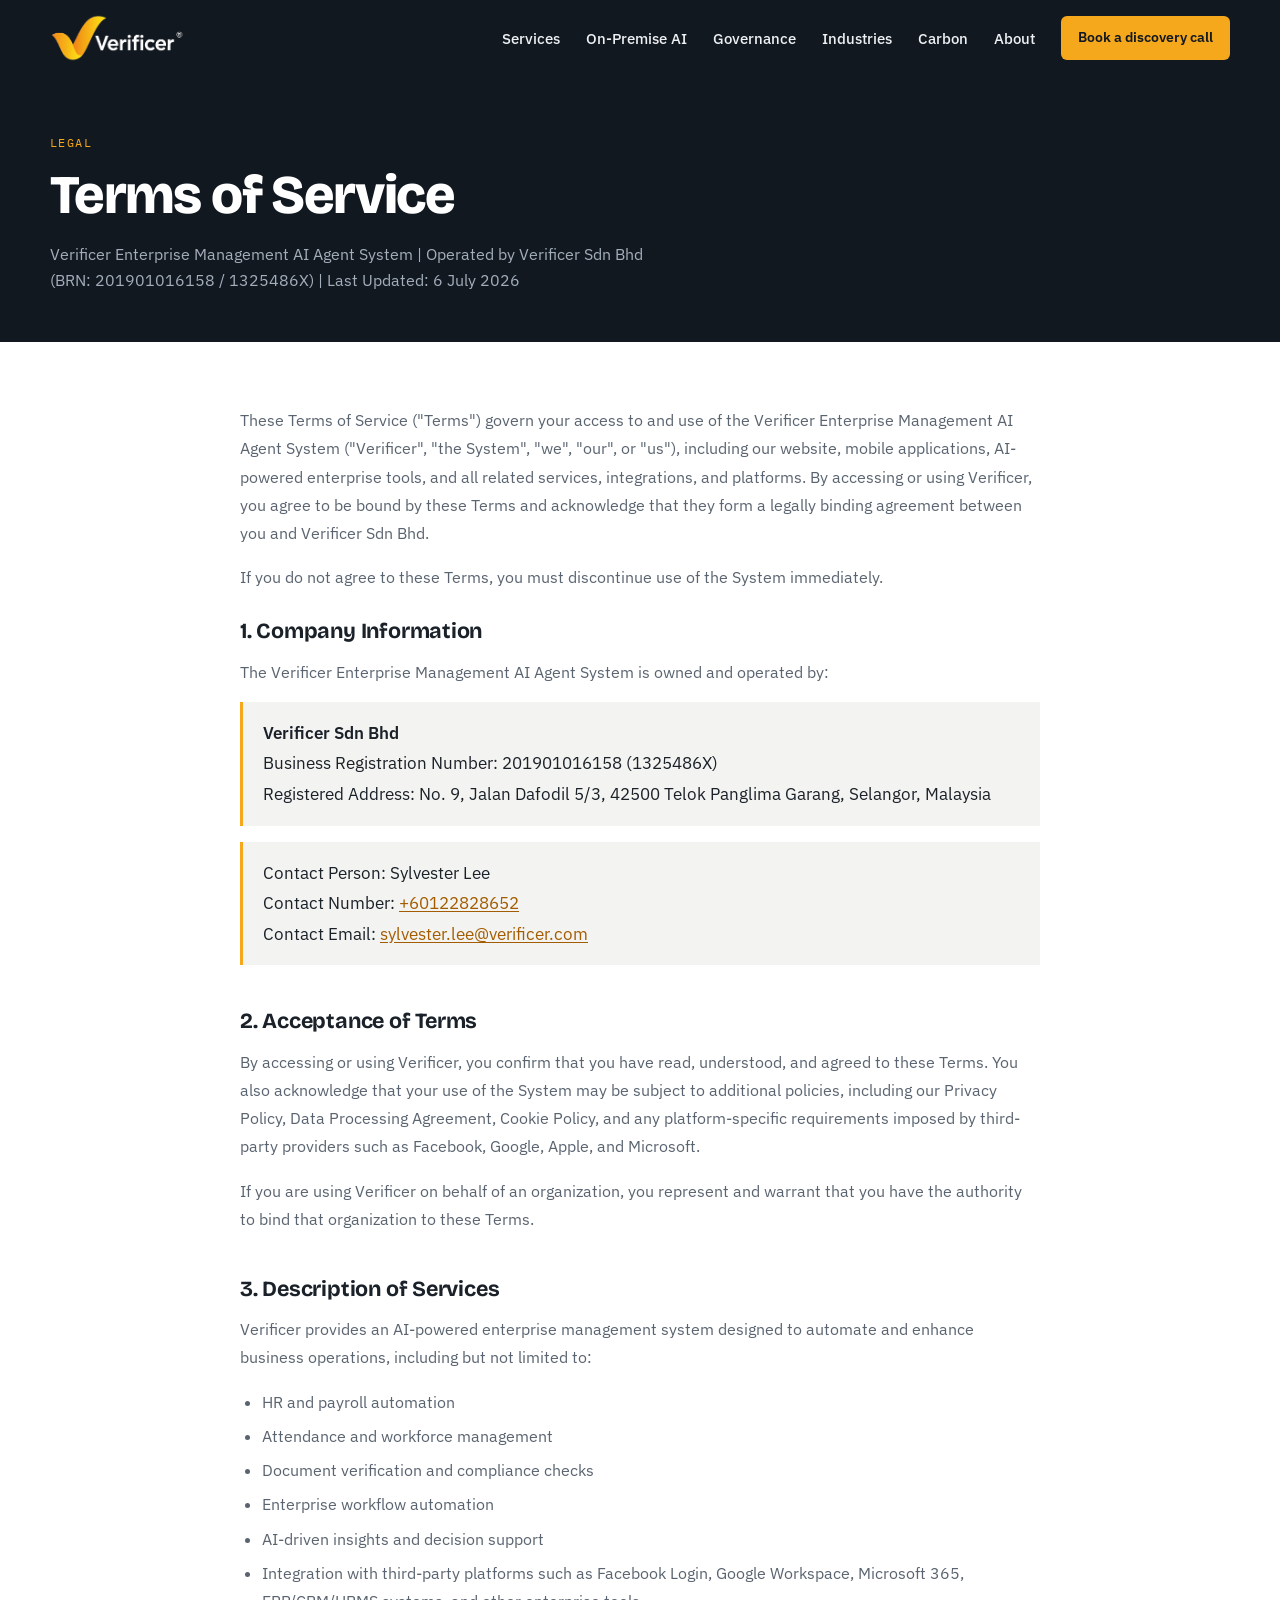
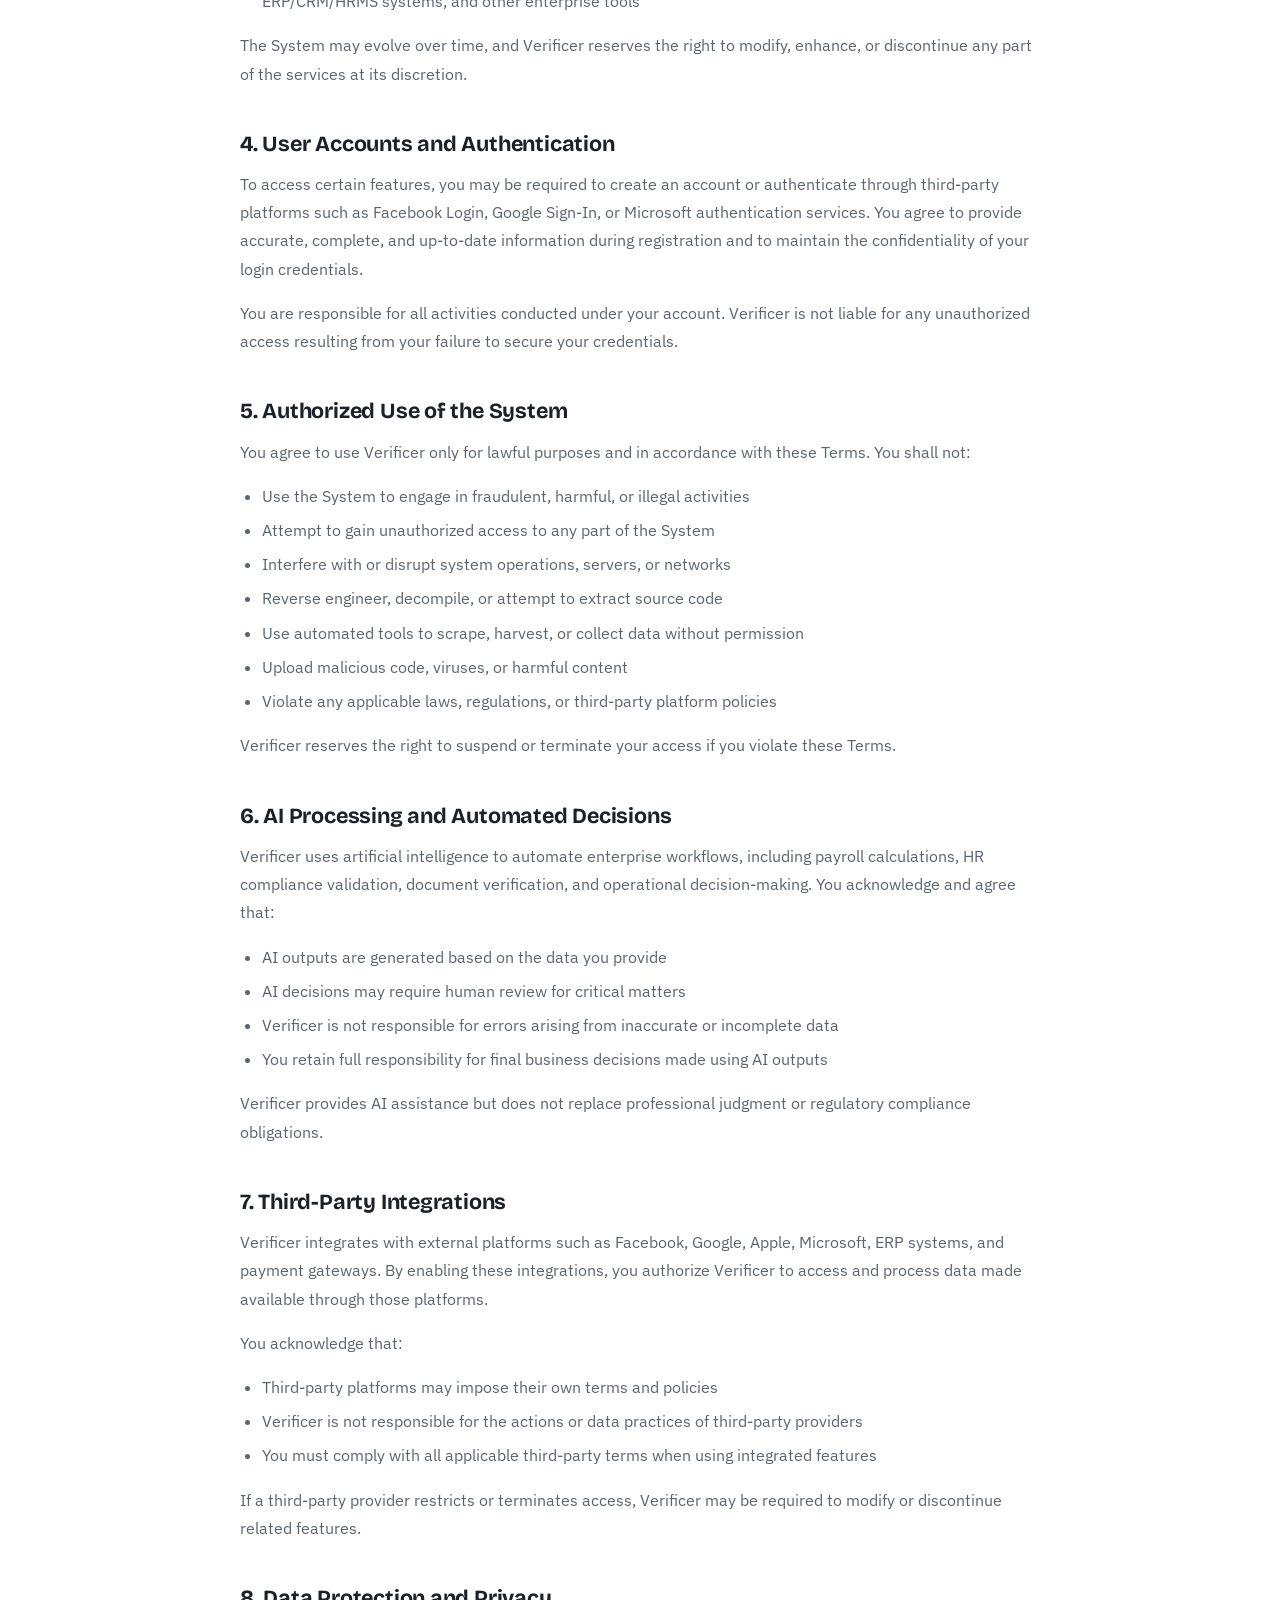
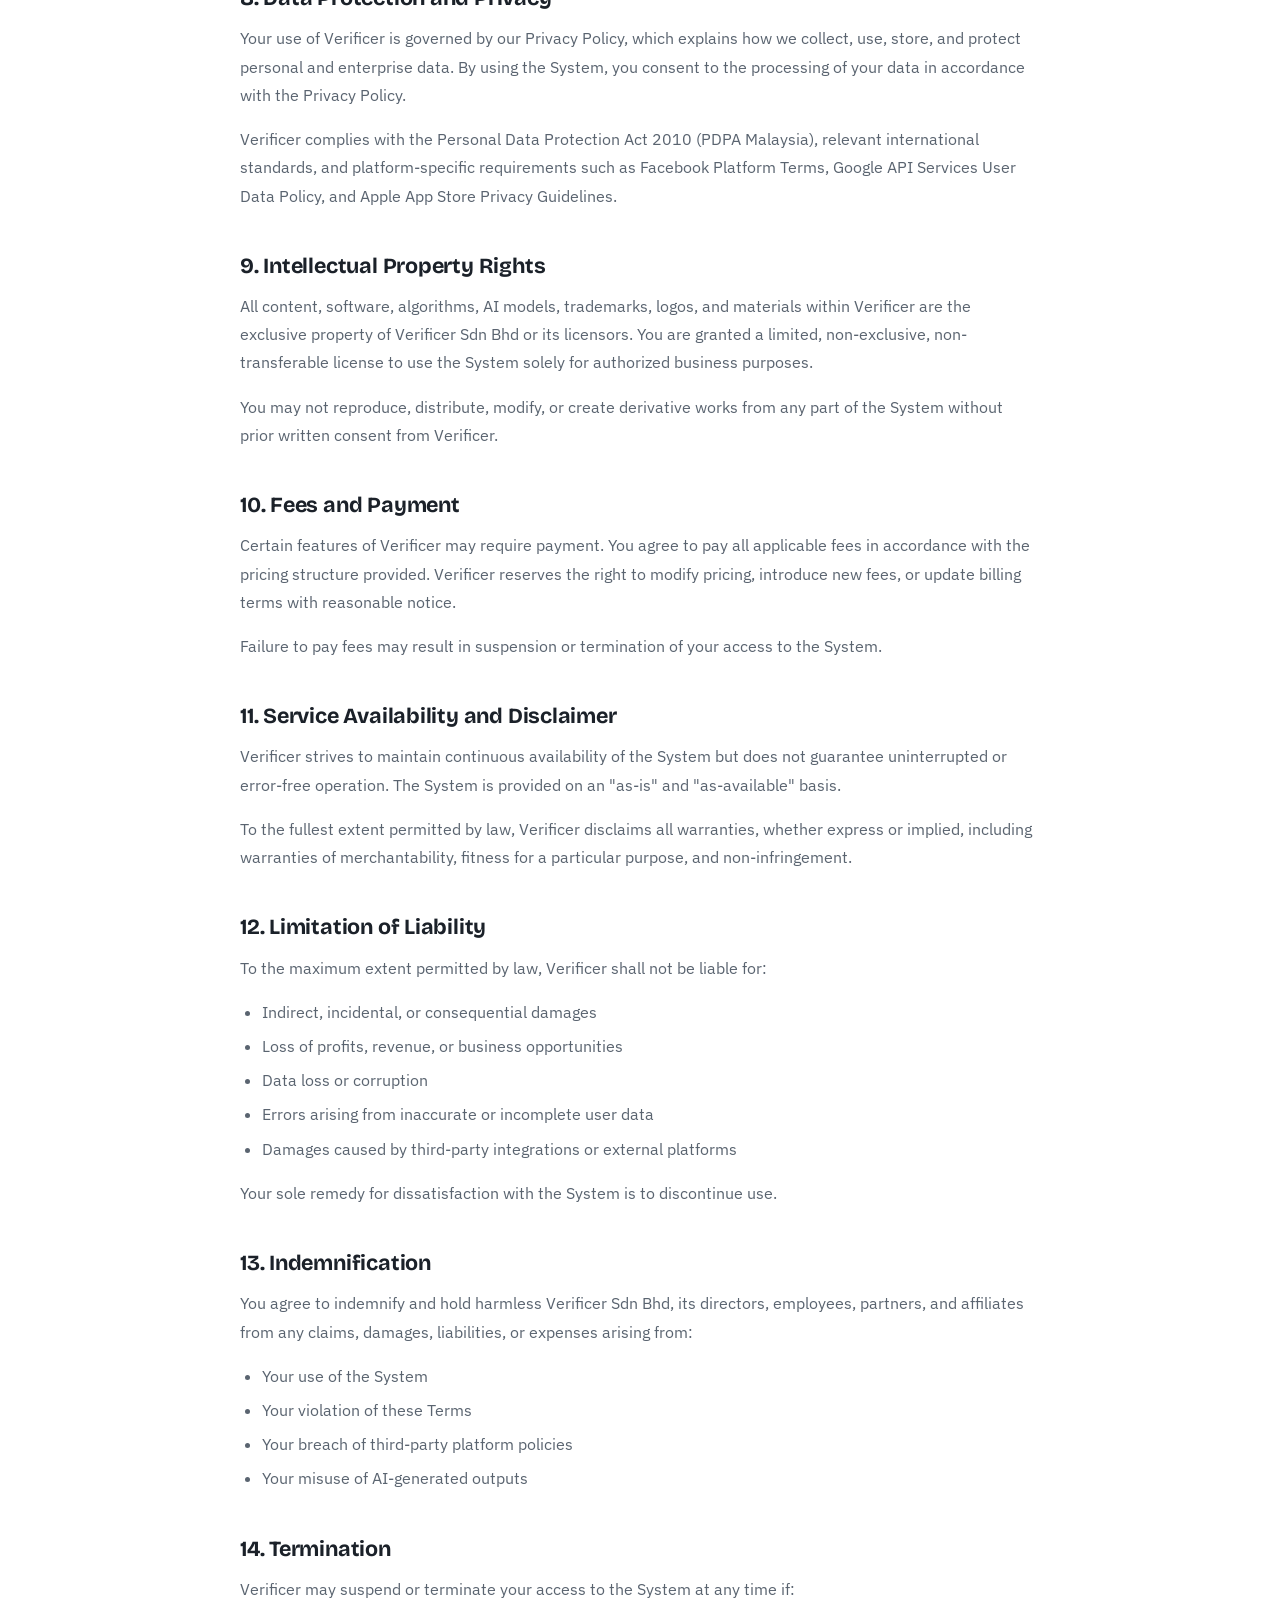
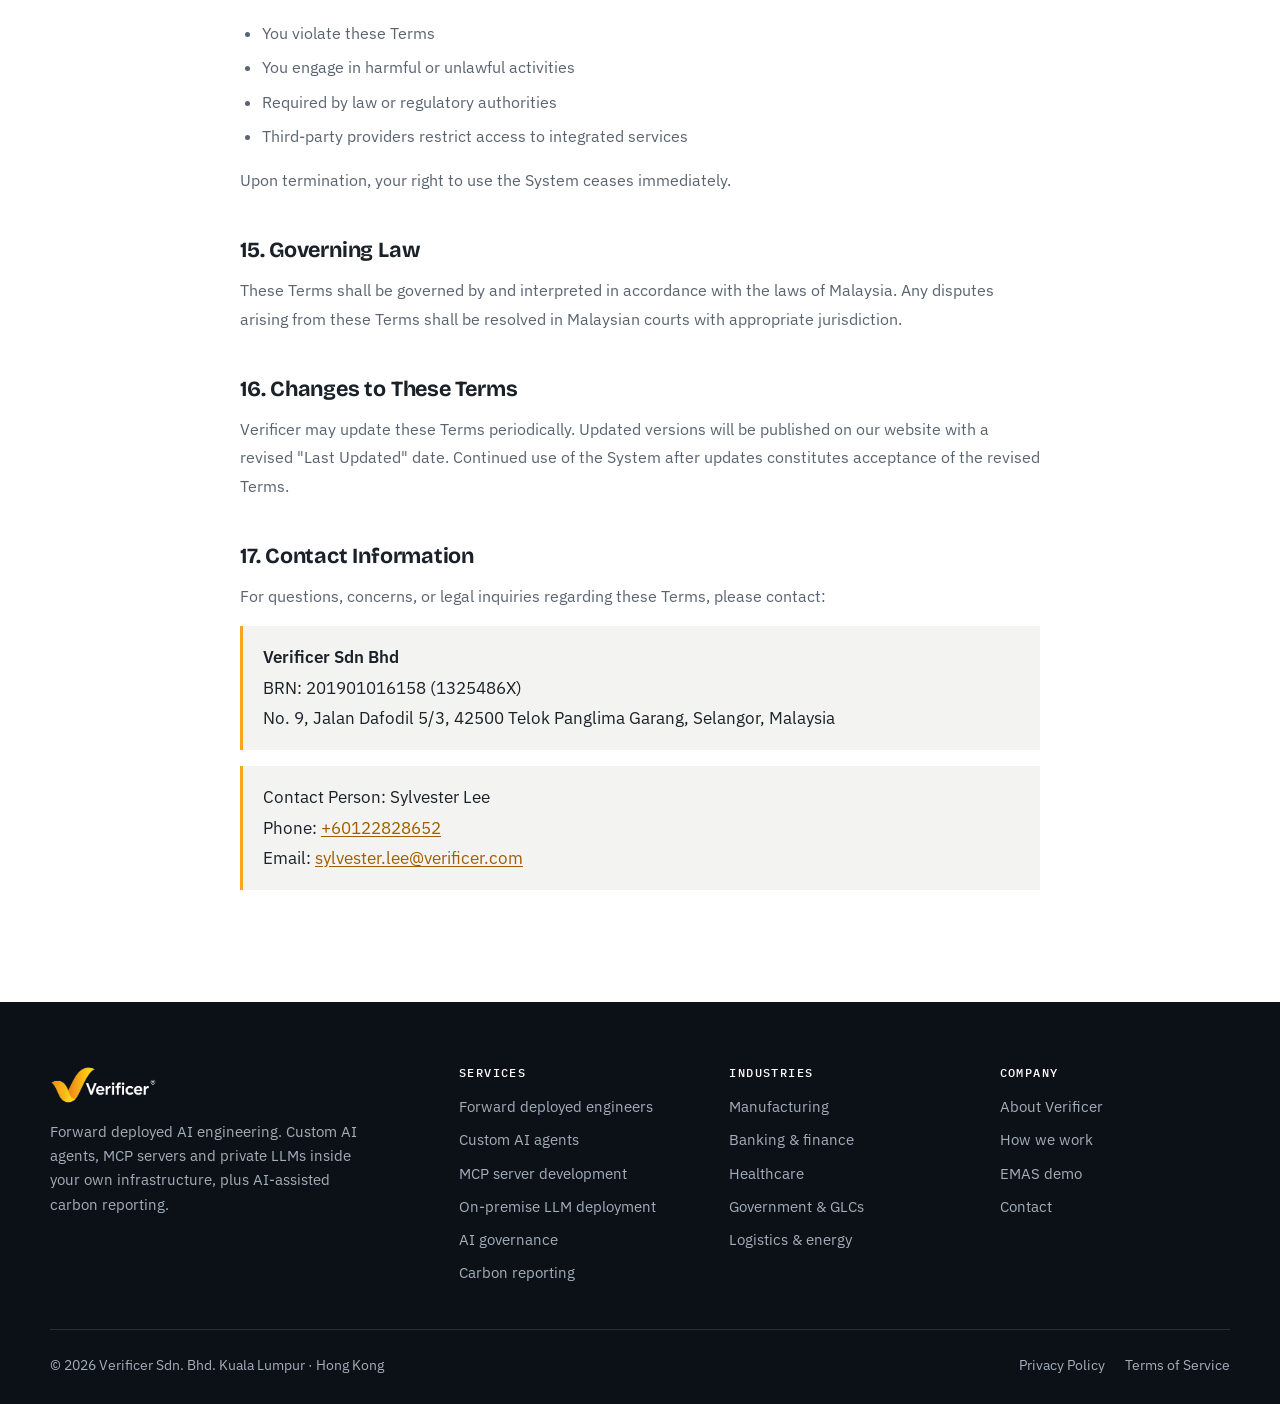
<file: terms-of-service/index.html>
<!DOCTYPE html>
<html lang="en" class="no-js">
<head>
<meta charset="utf-8" />
<meta name="viewport" content="width=device-width, initial-scale=1" />
<title>Terms of Service | Verificer</title>
<meta name="description" content="Verificer Terms of Service." />
<meta property="og:type" content="website" />
<meta property="og:title" content="Terms of Service | Verificer" />
<meta property="og:description" content="Verificer Terms of Service." />
<meta property="og:url" content="https://verificer.com/terms-of-service/" />
<meta property="og:image" content="https://verificer.com/assets/img/logo-black.png" />
<meta name="theme-color" content="#121820" />
<link rel="icon" type="image/png" href="../assets/img/logo.png" />
<link rel="preconnect" href="https://fonts.googleapis.com" />
<link rel="preconnect" href="https://fonts.gstatic.com" crossorigin />
<link rel="stylesheet" href="https://fonts.googleapis.com/css2?family=Bricolage+Grotesque:opsz,wght@12..96,500;12..96,700;12..96,800&family=IBM+Plex+Mono:wght@400;500&family=IBM+Plex+Sans:ital,wght@0,400;0,500;0,600;1,400&display=swap" />
<link rel="stylesheet" href="../assets/css/styles.css" />
</head>
<body class="page-legal">
<a class="skip-link" href="#main">Skip to content</a>

<header class="site-header">
    <div class="container header-inner">
        <a href="../" class="brand" aria-label="Verificer home">
            <img class="brand-logo brand-logo--light" src="../assets/img/logo-white.png" alt="Verificer" width="1200" height="420" />
            <img class="brand-logo brand-logo--dark" src="../assets/img/logo-black.png" alt="" aria-hidden="true" width="1200" height="420" />
        </a>

        <nav class="main-nav" id="main-nav" aria-label="Main">
            <ul>
                <li><a href="../#services">Services</a></li>
                <li><a href="../#on-premise">On-Premise AI</a></li>
                <li><a href="../#governance">Governance</a></li>
                <li><a href="../#industries">Industries</a></li>
                <li><a href="../#carbon">Carbon</a></li>
                                <li><a href="../#about">About</a></li>
                <li class="nav-cta"><a href="../#contact" class="btn btn-amber btn-sm">Book a discovery call</a></li>
            </ul>
        </nav>

        <button class="nav-toggle" type="button" aria-controls="main-nav" aria-expanded="false" aria-label="Open menu">
            <span></span><span></span><span></span>
        </button>
    </div>
</header>

<main id="main">
<section class="legal-hero">
    <div class="container">
        <div class="label">Legal</div>
        <h1>Terms of Service</h1>
        <p class="lead">Verificer Enterprise Management AI Agent System | Operated by Verificer Sdn Bhd (BRN: 201901016158 / 1325486X) | Last Updated: 6 July 2026</p>
    </div>
</section>

<!-- CONTENT -->
<section class="legal-page">
    <div class="container legal-content">
        <p>These Terms of Service ("Terms") govern your access to and use of the Verificer Enterprise Management AI Agent System ("Verificer", "the System", "we", "our", or "us"), including our website, mobile applications, AI-powered enterprise tools, and all related services, integrations, and platforms. By accessing or using Verificer, you agree to be bound by these Terms and acknowledge that they form a legally binding agreement between you and Verificer Sdn Bhd.</p>
        <p>If you do not agree to these Terms, you must discontinue use of the System immediately.</p>

        <h2>1. Company Information</h2>
        <p>The Verificer Enterprise Management AI Agent System is owned and operated by:</p>
        <address class="legal-address">
            <strong>Verificer Sdn Bhd</strong><br />
            Business Registration Number: 201901016158 (1325486X)<br />
            Registered Address: No. 9, Jalan Dafodil 5/3, 42500 Telok Panglima Garang, Selangor, Malaysia
        </address>
        <address class="legal-address">
            Contact Person: Sylvester Lee<br />
            Contact Number: <a href="tel:+60122828652">+60122828652</a><br />
            Contact Email: <a href="mailto:sylvester.lee@verificer.com">sylvester.lee@verificer.com</a>
        </address>

        <h2>2. Acceptance of Terms</h2>
        <p>By accessing or using Verificer, you confirm that you have read, understood, and agreed to these Terms. You also acknowledge that your use of the System may be subject to additional policies, including our Privacy Policy, Data Processing Agreement, Cookie Policy, and any platform-specific requirements imposed by third-party providers such as Facebook, Google, Apple, and Microsoft.</p>
        <p>If you are using Verificer on behalf of an organization, you represent and warrant that you have the authority to bind that organization to these Terms.</p>

        <h2>3. Description of Services</h2>
        <p>Verificer provides an AI-powered enterprise management system designed to automate and enhance business operations, including but not limited to:</p>
        <ul class="legal-list">
            <li>HR and payroll automation</li>
            <li>Attendance and workforce management</li>
            <li>Document verification and compliance checks</li>
            <li>Enterprise workflow automation</li>
            <li>AI-driven insights and decision support</li>
            <li>Integration with third-party platforms such as Facebook Login, Google Workspace, Microsoft 365, ERP/CRM/HRMS systems, and other enterprise tools</li>
        </ul>
        <p>The System may evolve over time, and Verificer reserves the right to modify, enhance, or discontinue any part of the services at its discretion.</p>

        <h2>4. User Accounts and Authentication</h2>
        <p>To access certain features, you may be required to create an account or authenticate through third-party platforms such as Facebook Login, Google Sign-In, or Microsoft authentication services. You agree to provide accurate, complete, and up-to-date information during registration and to maintain the confidentiality of your login credentials.</p>
        <p>You are responsible for all activities conducted under your account. Verificer is not liable for any unauthorized access resulting from your failure to secure your credentials.</p>

        <h2>5. Authorized Use of the System</h2>
        <p>You agree to use Verificer only for lawful purposes and in accordance with these Terms. You shall not:</p>
        <ul class="legal-list">
            <li>Use the System to engage in fraudulent, harmful, or illegal activities</li>
            <li>Attempt to gain unauthorized access to any part of the System</li>
            <li>Interfere with or disrupt system operations, servers, or networks</li>
            <li>Reverse engineer, decompile, or attempt to extract source code</li>
            <li>Use automated tools to scrape, harvest, or collect data without permission</li>
            <li>Upload malicious code, viruses, or harmful content</li>
            <li>Violate any applicable laws, regulations, or third-party platform policies</li>
        </ul>
        <p>Verificer reserves the right to suspend or terminate your access if you violate these Terms.</p>

        <h2>6. AI Processing and Automated Decisions</h2>
        <p>Verificer uses artificial intelligence to automate enterprise workflows, including payroll calculations, HR compliance validation, document verification, and operational decision-making. You acknowledge and agree that:</p>
        <ul class="legal-list">
            <li>AI outputs are generated based on the data you provide</li>
            <li>AI decisions may require human review for critical matters</li>
            <li>Verificer is not responsible for errors arising from inaccurate or incomplete data</li>
            <li>You retain full responsibility for final business decisions made using AI outputs</li>
        </ul>
        <p>Verificer provides AI assistance but does not replace professional judgment or regulatory compliance obligations.</p>

        <h2>7. Third-Party Integrations</h2>
        <p>Verificer integrates with external platforms such as Facebook, Google, Apple, Microsoft, ERP systems, and payment gateways. By enabling these integrations, you authorize Verificer to access and process data made available through those platforms.</p>
        <p>You acknowledge that:</p>
        <ul class="legal-list">
            <li>Third-party platforms may impose their own terms and policies</li>
            <li>Verificer is not responsible for the actions or data practices of third-party providers</li>
            <li>You must comply with all applicable third-party terms when using integrated features</li>
        </ul>
        <p>If a third-party provider restricts or terminates access, Verificer may be required to modify or discontinue related features.</p>

        <h2>8. Data Protection and Privacy</h2>
        <p>Your use of Verificer is governed by our Privacy Policy, which explains how we collect, use, store, and protect personal and enterprise data. By using the System, you consent to the processing of your data in accordance with the Privacy Policy.</p>
        <p>Verificer complies with the Personal Data Protection Act 2010 (PDPA Malaysia), relevant international standards, and platform-specific requirements such as Facebook Platform Terms, Google API Services User Data Policy, and Apple App Store Privacy Guidelines.</p>

        <h2>9. Intellectual Property Rights</h2>
        <p>All content, software, algorithms, AI models, trademarks, logos, and materials within Verificer are the exclusive property of Verificer Sdn Bhd or its licensors. You are granted a limited, non-exclusive, non-transferable license to use the System solely for authorized business purposes.</p>
        <p>You may not reproduce, distribute, modify, or create derivative works from any part of the System without prior written consent from Verificer.</p>

        <h2>10. Fees and Payment</h2>
        <p>Certain features of Verificer may require payment. You agree to pay all applicable fees in accordance with the pricing structure provided. Verificer reserves the right to modify pricing, introduce new fees, or update billing terms with reasonable notice.</p>
        <p>Failure to pay fees may result in suspension or termination of your access to the System.</p>

        <h2>11. Service Availability and Disclaimer</h2>
        <p>Verificer strives to maintain continuous availability of the System but does not guarantee uninterrupted or error-free operation. The System is provided on an "as-is" and "as-available" basis.</p>
        <p>To the fullest extent permitted by law, Verificer disclaims all warranties, whether express or implied, including warranties of merchantability, fitness for a particular purpose, and non-infringement.</p>

        <h2>12. Limitation of Liability</h2>
        <p>To the maximum extent permitted by law, Verificer shall not be liable for:</p>
        <ul class="legal-list">
            <li>Indirect, incidental, or consequential damages</li>
            <li>Loss of profits, revenue, or business opportunities</li>
            <li>Data loss or corruption</li>
            <li>Errors arising from inaccurate or incomplete user data</li>
            <li>Damages caused by third-party integrations or external platforms</li>
        </ul>
        <p>Your sole remedy for dissatisfaction with the System is to discontinue use.</p>

        <h2>13. Indemnification</h2>
        <p>You agree to indemnify and hold harmless Verificer Sdn Bhd, its directors, employees, partners, and affiliates from any claims, damages, liabilities, or expenses arising from:</p>
        <ul class="legal-list">
            <li>Your use of the System</li>
            <li>Your violation of these Terms</li>
            <li>Your breach of third-party platform policies</li>
            <li>Your misuse of AI-generated outputs</li>
        </ul>

        <h2>14. Termination</h2>
        <p>Verificer may suspend or terminate your access to the System at any time if:</p>
        <ul class="legal-list">
            <li>You violate these Terms</li>
            <li>You engage in harmful or unlawful activities</li>
            <li>Required by law or regulatory authorities</li>
            <li>Third-party providers restrict access to integrated services</li>
        </ul>
        <p>Upon termination, your right to use the System ceases immediately.</p>

        <h2>15. Governing Law</h2>
        <p>These Terms shall be governed by and interpreted in accordance with the laws of Malaysia. Any disputes arising from these Terms shall be resolved in Malaysian courts with appropriate jurisdiction.</p>

        <h2>16. Changes to These Terms</h2>
        <p>Verificer may update these Terms periodically. Updated versions will be published on our website with a revised "Last Updated" date. Continued use of the System after updates constitutes acceptance of the revised Terms.</p>

        <h2>17. Contact Information</h2>
        <p>For questions, concerns, or legal inquiries regarding these Terms, please contact:</p>
        <address class="legal-address">
            <strong>Verificer Sdn Bhd</strong><br />
            BRN: 201901016158 (1325486X)<br />
            No. 9, Jalan Dafodil 5/3, 42500 Telok Panglima Garang, Selangor, Malaysia
        </address>
        <address class="legal-address">
            Contact Person: Sylvester Lee<br />
            Phone: <a href="tel:+60122828652">+60122828652</a><br />
            Email: <a href="mailto:sylvester.lee@verificer.com">sylvester.lee@verificer.com</a>
        </address>
    </div>
</section>
</main>

<footer class="site-footer">
    <div class="container">
        <div class="footer-grid">
            <div class="footer-brand">
                <img src="../assets/img/logo-white.png" alt="Verificer" width="1200" height="420" loading="lazy" />
                <p>Forward deployed AI engineering. Custom AI agents, MCP servers and private LLMs inside your own infrastructure, plus AI-assisted carbon reporting.</p>
            </div>
            <div class="footer-col">
                <h4>Services</h4>
                <ul>
                    <li><a href="../#services">Forward deployed engineers</a></li>
                    <li><a href="../#services">Custom AI agents</a></li>
                    <li><a href="../#services">MCP server development</a></li>
                    <li><a href="../#on-premise">On-premise LLM deployment</a></li>
                    <li><a href="../#governance">AI governance</a></li>
                    <li><a href="../#carbon">Carbon reporting</a></li>
                </ul>
            </div>
            <div class="footer-col">
                <h4>Industries</h4>
                <ul>
                    <li><a href="../#industries">Manufacturing</a></li>
                    <li><a href="../#industries">Banking &amp; finance</a></li>
                    <li><a href="../#industries">Healthcare</a></li>
                    <li><a href="../#industries">Government &amp; GLCs</a></li>
                    <li><a href="../#industries">Logistics &amp; energy</a></li>
                </ul>
            </div>
            <div class="footer-col">
                <h4>Company</h4>
                <ul>
                    <li><a href="../#about">About Verificer</a></li>
                    <li><a href="../#engagement">How we work</a></li>
                    <li><a href="https://demo-emas.verificer.com" target="_blank" rel="noopener">EMAS demo</a></li>
                    <li><a href="../#contact">Contact</a></li>
                </ul>
            </div>
        </div>
        <div class="footer-bottom">
            <p>© <span data-year>2026</span> Verificer Sdn. Bhd. Kuala Lumpur · Hong Kong</p>
            <div class="footer-legal">
                <a href="../privacy/">Privacy Policy</a>
                <a href="../terms-of-service/">Terms of Service</a>
            </div>
        </div>
    </div>
</footer>

<script src="../assets/js/main.js"></script>
</body>
</html>
</file>
<file: assets/css/styles.css>
/* ==========================================================
   Verificer: site styles
   Brand amber sampled from the logo mark (#F6A81C → #FCD535).
   Every colour and size lives in the tokens below.
   ========================================================== */

:root {
  --ink: #121820;          /* graphite, dark sections */
  --ink-2: #1A222C;
  --ink-3: #27313D;
  --ink-line: rgba(255, 255, 255, .12);
  --on-ink: #EEF1F4;
  --on-ink-muted: #A3AEBB;

  --paper: #FFFFFF;
  --mist: #F3F4F1;         /* alternate light sections */
  --line: #E0E3DE;
  --text: #1B2129;
  --muted: #5A6470;

  --amber: #F6A81C;
  --amber-hi: #FCD535;
  --amber-deep: #A35C00;   /* amber for text on light backgrounds */
  --amber-tint: #FFF4DC;
  --ok: #43C48B;

  --leaf: #2F8A57;         /* carbon business line */
  --leaf-deep: #1D5E3A;
  --leaf-tint: #EDF4EE;
  --forest: #11281D;
  --forest-2: #183526;

  --font-display: "Bricolage Grotesque", "Segoe UI", system-ui, sans-serif;
  --font-body: "IBM Plex Sans", "Segoe UI", system-ui, -apple-system, Roboto, sans-serif;
  --font-mono: "IBM Plex Mono", ui-monospace, "SFMono-Regular", Consolas, monospace;

  --radius: 6px;
  --radius-lg: 12px;
  --header-h: 76px;
  --ease: cubic-bezier(.22, .61, .36, 1);
  --shadow: 0 24px 60px -24px rgba(18, 24, 32, .35);
}

*, *::before, *::after { box-sizing: border-box; }
html { scroll-behavior: smooth; scroll-padding-top: calc(var(--header-h) + 8px); }
body {
  margin: 0;
  font-family: var(--font-body);
  font-size: 17px;
  line-height: 1.65;
  color: var(--text);
  background: var(--paper);
  -webkit-font-smoothing: antialiased;
  overflow-x: hidden;
}
img { max-width: 100%; height: auto; display: block; }
a { color: inherit; }
ul, ol { margin: 0; padding: 0; list-style: none; }
h1, h2, h3, h4 { margin: 0; line-height: 1.12; text-wrap: balance; }
h2 {
  font-family: var(--font-display); font-weight: 700;
  font-size: clamp(1.9rem, 3.6vw, 2.85rem); letter-spacing: -.02em;
}
h3 { font-size: 1.12rem; font-weight: 600; line-height: 1.3; }
p { margin: 0; }
address { font-style: normal; }
strong { font-weight: 600; }

.container { width: min(1180px, 100% - 40px); margin-inline: auto; }
.section { padding-block: clamp(72px, 10vw, 128px); }
.lead { font-size: 1.1rem; color: var(--muted); max-width: 62ch; }
.muted { color: var(--muted); }

.skip-link { position: absolute; left: -999px; top: 8px; z-index: 999; background: var(--amber); color: var(--ink); padding: 8px 14px; font-weight: 600; }
.skip-link:focus { left: 8px; }

a:focus-visible, button:focus-visible { outline: 2px solid var(--amber); outline-offset: 3px; border-radius: 2px; }

/* ---------- Eyebrow labels (mono, like a spec sheet) ---------- */
.eyebrow {
  font-family: var(--font-mono); font-size: .78rem; font-weight: 500;
  letter-spacing: .12em; text-transform: uppercase; color: var(--amber-deep);
  display: inline-flex; align-items: center; gap: .7rem; margin-bottom: 1.1rem;
}
.eyebrow::before { content: ""; width: 22px; height: 2px; background: var(--amber); }
.eyebrow--light { color: var(--amber); }

.section-head { max-width: 760px; margin-bottom: 56px; display: grid; gap: 1.1rem; }
.section-head .eyebrow { margin-bottom: 0; }
.section-head--split {
  max-width: none; grid-template-columns: 1.1fr 1fr; align-items: end; gap: 40px;
}

/* ---------- Buttons ---------- */
.btn {
  display: inline-flex; align-items: center; justify-content: center; gap: .5rem;
  font-family: var(--font-body); font-weight: 600; font-size: .95rem;
  padding: .9rem 1.5rem; border-radius: var(--radius); border: 1.5px solid transparent;
  text-decoration: none; cursor: pointer; white-space: nowrap;
  transition: background .25s var(--ease), color .25s var(--ease), border-color .25s var(--ease), transform .25s var(--ease);
}
.btn-sm { padding: .6rem 1rem; font-size: .88rem; }
.btn-amber { background: var(--amber); color: var(--ink); }
.btn-amber:hover { background: var(--amber-hi); transform: translateY(-1px); }
.btn-outline-light { color: var(--on-ink); border-color: rgba(255, 255, 255, .35); }
.btn-outline-light:hover { border-color: var(--on-ink); background: rgba(255, 255, 255, .06); }

.link-arrow {
  display: inline-flex; align-items: center; gap: .45rem; margin-top: 1.4rem;
  font-weight: 600; color: var(--amber-deep); text-decoration: none;
  border-bottom: 1.5px solid currentColor; padding-bottom: 2px;
}
.link-arrow::after { content: "→"; transition: transform .25s var(--ease); }
.link-arrow:hover::after { transform: translateX(4px); }

.ticks { display: grid; gap: .55rem; margin-top: 1.3rem; }
.ticks li { position: relative; padding-left: 1.6rem; }
.ticks li::before {
  content: ""; position: absolute; left: 0; top: .5em; width: 10px; height: 6px;
  border-left: 2px solid var(--amber); border-bottom: 2px solid var(--amber);
  transform: rotate(-45deg);
}

/* ---------- Header ---------- */
.site-header {
  position: fixed; inset: 0 0 auto 0; z-index: 100; height: var(--header-h);
  display: flex; align-items: center;
  transition: background .3s var(--ease), box-shadow .3s var(--ease);
}
.header-inner { display: flex; align-items: center; justify-content: space-between; gap: 24px; }
.brand { display: block; flex-shrink: 0; }
.brand-logo { height: 48px; width: auto; }
.brand-logo--dark { display: none; }

.main-nav ul { display: flex; align-items: center; gap: 26px; }
.main-nav a:not(.btn) {
  color: var(--on-ink); font-size: .92rem; font-weight: 500; text-decoration: none;
  padding: 6px 0; position: relative;
}
.main-nav a:not(.btn)::after {
  content: ""; position: absolute; left: 0; right: 0; bottom: 0; height: 2px;
  background: var(--amber); transform: scaleX(0); transform-origin: left; transition: transform .25s var(--ease);
}
.main-nav a:not(.btn):hover::after, .main-nav a.active::after { transform: scaleX(1); }

.site-header.scrolled { background: rgba(255, 255, 255, .96); box-shadow: 0 1px 0 var(--line); backdrop-filter: blur(8px); }
.site-header.scrolled .brand-logo--light { display: none; }
.site-header.scrolled .brand-logo--dark { display: block; }
.site-header.scrolled .main-nav a:not(.btn) { color: var(--text); }
.site-header.scrolled .nav-toggle span { background: var(--text); }

.nav-toggle {
  display: none; background: none; border: 0; padding: 8px; cursor: pointer;
  flex-direction: column; gap: 5px;
}
.nav-toggle span { display: block; width: 24px; height: 2px; background: var(--on-ink); transition: transform .3s var(--ease), opacity .3s; }

/* ---------- Hero ---------- */
.hero {
  position: relative; overflow: hidden;
  background: var(--ink); color: var(--on-ink);
  padding-top: calc(var(--header-h) + clamp(48px, 8vw, 96px));
  padding-bottom: 40px;
}
.hero-grid {
  position: absolute; inset: 0; pointer-events: none;
  background-image:
    linear-gradient(var(--ink-line) 1px, transparent 1px),
    linear-gradient(90deg, var(--ink-line) 1px, transparent 1px);
  background-size: 56px 56px;
  opacity: .35;
  mask-image: radial-gradient(ellipse 80% 70% at 70% 30%, #000 20%, transparent 75%);
  -webkit-mask-image: radial-gradient(ellipse 80% 70% at 70% 30%, #000 20%, transparent 75%);
}
.hero::after {
  content: ""; position: absolute; width: 620px; height: 620px; right: -160px; top: -220px;
  background: radial-gradient(circle, rgba(246, 168, 28, .22), transparent 65%);
  pointer-events: none;
}
.hero-inner {
  position: relative; z-index: 1;
  display: grid; grid-template-columns: 1.15fr .85fr; gap: clamp(32px, 5vw, 72px); align-items: center;
}
.hero h1 {
  font-family: var(--font-display); font-weight: 800;
  font-size: clamp(2.6rem, 6vw, 4.5rem); letter-spacing: -.035em; line-height: 1.02;
  color: #fff;
}
.hero .hl {
  background: linear-gradient(100deg, var(--amber) 10%, var(--amber-hi) 90%);
  -webkit-background-clip: text; background-clip: text; color: transparent;
}
.hero-lead { margin-top: 1.5rem; font-size: 1.15rem; color: var(--on-ink-muted); max-width: 56ch; }
.hero-actions { display: flex; flex-wrap: wrap; gap: 12px; margin-top: 2rem; }

/* The deployment manifest card */
.manifest {
  margin: 0; background: var(--ink-2); border: 1px solid var(--ink-line); border-radius: var(--radius-lg);
  box-shadow: 0 30px 80px -30px rgba(0, 0, 0, .7); overflow: hidden;
  font-family: var(--font-mono); font-size: .84rem;
}
.manifest-bar {
  display: flex; align-items: center; gap: 12px; padding: 12px 16px;
  border-bottom: 1px solid var(--ink-line); color: var(--on-ink-muted);
}
.dots { display: inline-flex; gap: 6px; }
.dots i { width: 9px; height: 9px; border-radius: 50%; background: var(--ink-3); }
.manifest-status { margin-left: auto; color: var(--ok); display: inline-flex; align-items: center; gap: 6px; }
.manifest-status::before { content: ""; width: 7px; height: 7px; border-radius: 50%; background: var(--ok); box-shadow: 0 0 0 4px rgba(67, 196, 139, .18); }
.manifest-body { margin: 0; padding: 14px 18px 18px; display: grid; gap: 4px; }
.manifest-body div { display: grid; grid-template-columns: minmax(0, 1fr) minmax(0, 1.35fr); gap: 12px; padding: 5px 0; border-bottom: 1px dashed rgba(255, 255, 255, .06); }
.manifest-body div:last-child { border-bottom: 0; }
.manifest-body dt { color: var(--amber); }
.manifest-body dt::after { content: ":"; color: var(--on-ink-muted); }
.manifest-body dd { margin: 0; color: var(--on-ink); overflow-wrap: anywhere; }
.manifest-body dd.ok { color: var(--ok); }

.hero-facts {
  position: relative; z-index: 1;
  display: grid; grid-template-columns: repeat(4, 1fr);
  margin-top: clamp(48px, 7vw, 88px); border-top: 1px solid var(--ink-line);
}
.hero-facts li { padding: 22px 20px 6px 0; display: grid; gap: 2px; }
.hero-facts li + li { padding-left: 20px; border-left: 1px solid var(--ink-line); }
.hero-facts strong { color: #fff; font-weight: 600; }
.hero-facts span { color: var(--on-ink-muted); font-size: .9rem; }

/* ---------- Problem ---------- */
.problem-inner { display: grid; grid-template-columns: .9fr 1.1fr; gap: clamp(40px, 6vw, 96px); align-items: start; }
.problem-head { position: sticky; top: calc(var(--header-h) + 32px); display: grid; gap: 1.1rem; }
.problem-head .eyebrow { margin-bottom: 0; }
.problem-list { counter-reset: p; display: grid; }
.problem-list li { counter-increment: p; padding: 28px 0 28px 64px; border-top: 1px solid var(--line); position: relative; }
.problem-list li:last-child { border-bottom: 1px solid var(--line); }
.problem-list li::before {
  content: counter(p, decimal-leading-zero); position: absolute; left: 0; top: 30px;
  font-family: var(--font-mono); font-size: .85rem; color: var(--amber-deep);
}
.problem-list h3 { font-family: var(--font-display); font-size: 1.35rem; font-weight: 700; letter-spacing: -.01em; margin-bottom: .5rem; }
.problem-list p { color: var(--muted); }

/* ---------- Services ---------- */
.services { background: var(--mist); }
.service-grid { display: grid; grid-template-columns: repeat(3, 1fr); gap: 20px; }
.service {
  background: var(--paper); border: 1px solid var(--line); border-radius: var(--radius-lg);
  padding: 30px; display: flex; flex-direction: column; gap: .7rem;
  transition: border-color .25s var(--ease), transform .25s var(--ease);
}
.service:hover { border-color: var(--amber); transform: translateY(-2px); }
.service p { color: var(--muted); }
.service h3 { font-family: var(--font-display); font-size: 1.4rem; font-weight: 700; letter-spacing: -.01em; }
.service-tag {
  align-self: flex-start; font-family: var(--font-mono); font-size: .74rem; letter-spacing: .08em; text-transform: uppercase;
  color: var(--amber-deep); background: var(--amber-tint); padding: 3px 9px; border-radius: 4px;
}
.service--lead { grid-row: span 2; background: var(--ink); border-color: var(--ink); color: var(--on-ink); }
.service--lead h3 { color: #fff; font-size: 1.8rem; }
.service--lead p { color: var(--on-ink-muted); }
.service--lead .ticks li { color: var(--on-ink); }
.service--lead .service-tag { background: rgba(246, 168, 28, .15); color: var(--amber); }

/* ---------- On-premise ---------- */
.onprem { background: var(--ink); color: var(--on-ink); }
.onprem h2 { color: #fff; margin-bottom: 1.2rem; }
.onprem-copy > p { color: var(--on-ink-muted); max-width: 58ch; }
.onprem-inner { display: grid; grid-template-columns: 1fr 1fr; gap: clamp(40px, 6vw, 88px); align-items: center; }
.onprem-points { display: grid; gap: 1rem; margin-top: 2rem; }
.onprem-points li { padding-left: 1.2rem; border-left: 2px solid var(--amber); color: var(--on-ink-muted); }
.onprem-points strong { color: #fff; }

.stack { margin: 0; display: grid; gap: 18px; }
.perimeter {
  position: relative; border: 1.5px dashed var(--amber); border-radius: var(--radius-lg);
  padding: 34px 20px 20px; display: grid; gap: 12px;
  background: rgba(246, 168, 28, .03);
}
.perimeter-label {
  position: absolute; top: -12px; left: 18px; background: var(--ink); padding: 0 10px;
  font-family: var(--font-mono); font-size: .78rem; letter-spacing: .1em; text-transform: uppercase; color: var(--amber);
}
.layer { background: var(--ink-2); border: 1px solid var(--ink-line); border-radius: var(--radius); padding: 14px 16px; }
.layer--accent { border-color: rgba(246, 168, 28, .55); }
.layer-name { font-weight: 600; color: #fff; margin-bottom: 8px; }
.layer-split { display: grid; grid-template-columns: 1fr 1fr; gap: 12px; }
.chips { display: flex; flex-wrap: wrap; gap: 6px; }
.chips span {
  font-family: var(--font-mono); font-size: .74rem; color: var(--on-ink-muted);
  border: 1px solid var(--ink-line); border-radius: 4px; padding: 2px 8px;
}
.outside { display: flex; align-items: center; gap: 14px; flex-wrap: wrap; padding-left: 4px; }
.outside-box {
  font-family: var(--font-mono); font-size: .8rem; color: var(--on-ink-muted);
  border: 1px solid var(--ink-line); border-radius: var(--radius); padding: 6px 12px;
  text-decoration: line-through; text-decoration-color: #E5604B;
}
.outside-note { font-size: .88rem; color: var(--on-ink-muted); display: inline-flex; align-items: center; gap: 8px; }
.outside-note::before { content: ""; width: 14px; height: 14px; border-radius: 50%; border: 2px solid #E5604B; background: linear-gradient(135deg, transparent 44%, #E5604B 44%, #E5604B 56%, transparent 56%); }

/* ---------- Governance ---------- */
.controls { display: grid; grid-template-columns: repeat(3, 1fr); border-top: 1px solid var(--line); border-left: 1px solid var(--line); }
.control { padding: 30px 28px 34px; border-right: 1px solid var(--line); border-bottom: 1px solid var(--line); display: grid; gap: .6rem; align-content: start; }
.control h3 { display: flex; align-items: center; gap: .6rem; }
.control h3::before { content: ""; width: 8px; height: 8px; background: var(--amber); transform: rotate(45deg); flex-shrink: 0; }
.control p { color: var(--muted); font-size: .98rem; }

/* ---------- Industries ---------- */
.industries { background: var(--mist); }
.industry-feature { display: grid; grid-template-columns: 1fr 1fr; gap: 20px; }
.industry { background: var(--paper); border: 1px solid var(--line); border-radius: var(--radius-lg); padding: 26px; display: grid; gap: .6rem; align-content: start; }
.industry p { color: var(--muted); }
.industry-kicker { font-family: var(--font-mono); font-size: .78rem; letter-spacing: .1em; text-transform: uppercase; color: var(--amber-deep) !important; }
.industry--big { padding: 36px; }
.industry--big h3 { font-family: var(--font-display); font-size: clamp(1.5rem, 2.4vw, 1.9rem); font-weight: 700; letter-spacing: -.015em; }
.industry--big .ticks li { color: var(--text); }
.industry-row { display: grid; grid-template-columns: repeat(4, 1fr); gap: 20px; margin-top: 20px; }

/* ---------- Engagement ---------- */
.steps { display: grid; grid-template-columns: repeat(4, 1fr); gap: 0; position: relative; }
.step { padding: 0 24px 0 0; display: grid; gap: .55rem; align-content: start; position: relative; }
.step::before { content: ""; position: absolute; left: 44px; right: 0; top: 21px; height: 2px; background: var(--line); }
.step:last-child::before { display: none; }
.step-num {
  width: 44px; height: 44px; border-radius: 50%; display: grid; place-items: center;
  background: var(--ink); color: var(--amber); font-family: var(--font-display); font-weight: 700; font-size: 1.15rem;
  margin-bottom: .8rem; position: relative;
}
.step-time { font-family: var(--font-mono); font-size: .76rem; color: var(--amber-deep); letter-spacing: .04em; }
.step h3 { font-family: var(--font-display); font-size: 1.4rem; font-weight: 700; }
.step p:not(.step-time) { color: var(--muted); font-size: .97rem; }

/* ---------- EMAS ---------- */
.emas { padding-block: 0 clamp(72px, 10vw, 128px); }
.emas-inner {
  display: grid; grid-template-columns: .8fr 1.2fr; gap: clamp(32px, 5vw, 72px);
  background: var(--amber-tint); border-radius: var(--radius-lg); padding: clamp(32px, 5vw, 64px);
  border: 1px solid #F5DFB0;
}
.emas-inner > div:last-child { display: grid; gap: 1rem; align-content: start; }
.emas-inner > div:last-child .link-arrow { justify-self: start; margin-top: .4rem; }
.emas p { color: #4A3F2C; }
.emas strong { color: var(--text); }

/* ---------- Carbon ---------- */
.carbon { background: var(--leaf-tint); }
.eyebrow--leaf { color: var(--leaf-deep); }
.eyebrow--leaf::before { background: var(--leaf); }
.carbon-top { display: grid; grid-template-columns: 1.1fr .9fr; gap: clamp(40px, 6vw, 88px); align-items: center; }
.carbon-copy { display: grid; gap: 1.1rem; }
.carbon-copy .eyebrow { margin-bottom: 0; }
.carbon-copy p { color: #45524A; max-width: 60ch; }
.carbon-copy .carbon-lead { font-size: 1.15rem; color: var(--text); }
.carbon-copy strong { color: var(--leaf-deep); }

.ledger {
  margin: 0; background: var(--forest); color: #E3EEE6; border-radius: var(--radius-lg); overflow: hidden;
  font-family: var(--font-mono); font-size: .84rem; box-shadow: 0 30px 70px -30px rgba(17, 40, 29, .6);
}
.ledger-bar { display: flex; justify-content: space-between; gap: 12px; padding: 12px 18px; border-bottom: 1px solid rgba(255, 255, 255, .1); color: #9DB8A6; }
.ledger-status { color: #F6C65B; display: inline-flex; align-items: center; gap: 6px; }
.ledger-status::before { content: ""; width: 7px; height: 7px; border-radius: 50%; background: #F6C65B; }
.ledger-body { margin: 0; padding: 14px 18px 18px; display: grid; gap: 4px; }
.ledger-body div { display: grid; grid-template-columns: minmax(0, 1fr) minmax(0, 1.4fr); gap: 12px; padding: 5px 0; border-bottom: 1px dashed rgba(255, 255, 255, .08); }
.ledger-body div:last-child { border-bottom: 0; }
.ledger-body dt { color: #7FD1A0; }
.ledger-body dt::after { content: ":"; color: #9DB8A6; }
.ledger-body dd { margin: 0; overflow-wrap: anywhere; }

.carbon-flagship {
  margin-top: clamp(48px, 7vw, 80px); padding: clamp(28px, 4vw, 44px);
  background: var(--forest); color: #D5E4DA; border-radius: var(--radius-lg);
  display: grid; gap: .8rem;
  background-image: radial-gradient(circle at 100% 0%, rgba(127, 209, 160, .18), transparent 55%);
}
.carbon-kicker { font-family: var(--font-mono); font-size: .78rem; letter-spacing: .12em; text-transform: uppercase; color: #7FD1A0; }
.carbon-flagship h3 { font-family: var(--font-display); font-weight: 700; font-size: clamp(1.5rem, 2.8vw, 2.1rem); letter-spacing: -.02em; color: #fff; }
.carbon-flagship p:last-child { max-width: 75ch; }

.mrv { display: grid; grid-template-columns: repeat(3, 1fr); gap: 20px; margin-top: 20px; }
.mrv li { background: var(--paper); border: 1px solid #D5E3D8; border-radius: var(--radius-lg); padding: 28px; display: grid; gap: .5rem; align-content: start; }
.mrv-letter {
  width: 46px; height: 46px; border-radius: 10px; display: grid; place-items: center; margin-bottom: .4rem;
  background: var(--leaf); color: #fff; font-family: var(--font-display); font-weight: 800; font-size: 1.4rem;
}
.mrv h3 { font-family: var(--font-display); font-size: 1.35rem; font-weight: 700; }
.mrv p { color: var(--muted); font-size: .97rem; }

.carbon-services { display: grid; grid-template-columns: repeat(3, 1fr); gap: 32px; margin-top: 48px; padding-top: 36px; border-top: 1px solid #CFDDD2; }
.carbon-services div { display: grid; gap: .45rem; align-content: start; }
.carbon-services h3 { color: var(--leaf-deep); }
.carbon-services p { color: var(--muted); font-size: .97rem; }

/* ---------- Clients ---------- */
.logo-wall { display: grid; grid-template-columns: repeat(auto-fill, minmax(150px, 1fr)); border-top: 1px solid var(--line); border-left: 1px solid var(--line); }
.logo-wall li { display: grid; place-items: center; height: 110px; padding: 22px; border-right: 1px solid var(--line); border-bottom: 1px solid var(--line); }
.logo-wall img { max-height: 56px; width: auto; object-fit: contain; filter: grayscale(1); opacity: .75; transition: filter .25s, opacity .25s; }
.logo-wall li:hover img { filter: none; opacity: 1; }
.partners { display: flex; align-items: center; justify-content: space-between; gap: 24px 40px; flex-wrap: wrap; margin-top: 40px; }
.partners p { color: var(--muted); max-width: 46ch; }
.partner-logos { display: flex; align-items: center; gap: 40px; }
.partner-logos img { height: 40px; width: auto; }

/* ---------- About ---------- */
.about { background: var(--mist); }
.about-inner { display: grid; grid-template-columns: 1fr 1fr; gap: clamp(40px, 6vw, 88px); align-items: center; }
.about-photo img { border-radius: var(--radius-lg); box-shadow: var(--shadow); aspect-ratio: 4 / 3; object-fit: cover; width: 100%; }
.about-copy { display: grid; gap: 1rem; }
.about-copy .eyebrow { margin-bottom: 0; }
.about-copy p { color: var(--muted); }
.about-facts { display: grid; grid-template-columns: repeat(3, 1fr); gap: 16px; margin: 1rem 0 0; padding-top: 1.4rem; border-top: 1px solid var(--line); }
.about-facts dt { font-family: var(--font-display); font-weight: 800; font-size: 2rem; color: var(--text); letter-spacing: -.02em; }
.about-facts dd { margin: 0; color: var(--muted); font-size: .92rem; }

/* ---------- Contact ---------- */
.contact { background: var(--ink); color: var(--on-ink); }
.contact h2 { color: #fff; margin-bottom: 1.2rem; }
.contact-copy > p { color: var(--on-ink-muted); max-width: 54ch; }
.contact-inner { display: grid; grid-template-columns: 1.05fr .95fr; gap: clamp(40px, 6vw, 88px); align-items: start; }
.offices { display: grid; gap: 16px; }
.office { background: var(--ink-2); border: 1px solid var(--ink-line); border-radius: var(--radius-lg); padding: 24px 26px; display: grid; gap: .45rem; }
.office-city { font-family: var(--font-mono); font-size: .8rem; letter-spacing: .1em; text-transform: uppercase; color: var(--amber); }
.office address { color: var(--on-ink-muted); font-size: .95rem; margin-bottom: .3rem; }
.office a { color: #fff; text-decoration: none; border-bottom: 1px solid rgba(255, 255, 255, .25); }
.office a:hover { border-color: var(--amber); }
.office .muted { color: var(--on-ink-muted); font-size: .88rem; }
.office-hours { color: var(--on-ink-muted); font-size: .9rem; }

/* ---------- Footer ---------- */
.site-footer { background: #0C1117; color: var(--on-ink-muted); padding: 64px 0 28px; font-size: .92rem; }
.footer-grid { display: grid; grid-template-columns: 1.6fr 1fr 1fr 1fr; gap: 40px; padding-bottom: 44px; border-bottom: 1px solid var(--ink-line); }
.footer-brand img { height: 38px; width: auto; margin-bottom: 1rem; }
.footer-brand p { max-width: 36ch; }
.footer-col h4 { font-family: var(--font-mono); font-size: .76rem; font-weight: 500; letter-spacing: .12em; text-transform: uppercase; color: #fff; margin-bottom: 1rem; }
.footer-col ul { display: grid; gap: .55rem; }
.footer-col a, .footer-legal a { text-decoration: none; }
.footer-col a:hover, .footer-legal a:hover { color: var(--amber); }
.footer-bottom { display: flex; justify-content: space-between; gap: 16px; flex-wrap: wrap; padding-top: 24px; font-size: .85rem; }
.footer-legal { display: flex; gap: 20px; }

/* ---------- Legal pages ---------- */
.legal-hero { background: var(--ink); color: var(--on-ink); padding: calc(var(--header-h) + 56px) 0 48px; }
.legal-hero .label { font-family: var(--font-mono); font-size: .78rem; letter-spacing: .12em; text-transform: uppercase; color: var(--amber); margin-bottom: .8rem; }
.legal-hero h1 { font-family: var(--font-display); font-weight: 800; font-size: clamp(2.2rem, 5vw, 3.4rem); letter-spacing: -.03em; color: #fff; }
.legal-hero .lead { color: var(--on-ink-muted); margin-top: 1rem; font-size: .98rem; }
.legal-page { padding-block: 64px 96px; }
.legal-content { max-width: 800px; }
.legal-content h2 { font-size: 1.35rem; margin: 44px 0 14px; letter-spacing: -.01em; }
.legal-content h2:first-of-type { margin-top: 28px; }
.legal-content p, .legal-list li { color: var(--muted); font-size: .98rem; line-height: 1.8; margin-bottom: 16px; }
.legal-content strong { color: var(--text); }
.legal-content a { color: var(--amber-deep); text-underline-offset: 2px; }
.legal-list { list-style: disc; padding-left: 22px; margin-bottom: 16px; }
.legal-list li { margin-bottom: 6px; }
.legal-address { background: var(--mist); border-left: 3px solid var(--amber); padding: 16px 20px; margin-bottom: 16px; color: var(--text); line-height: 1.8; }

/* ---------- Reveal on scroll (content is visible without JS) ---------- */
.js .reveal { transition: opacity .7s var(--ease), transform .7s var(--ease); }
.js .reveal:not(.visible) { opacity: 0; transform: translateY(18px); }
@media (prefers-reduced-motion: reduce) {
  html { scroll-behavior: auto; }
  .js .reveal:not(.visible) { opacity: 1; transform: none; }
  * { transition: none !important; }
}

/* ---------- Responsive ---------- */
@media (max-width: 1080px) {
  .main-nav ul { gap: 18px; }
  .main-nav a:not(.btn) { font-size: .86rem; }
  .service-grid { grid-template-columns: 1fr 1fr; }
  .service--lead { grid-row: auto; grid-column: 1 / -1; }
  .industry-row { grid-template-columns: 1fr 1fr; }
  .steps { grid-template-columns: 1fr 1fr; row-gap: 40px; }
  .step:nth-child(2)::before { display: none; }
}

@media (max-width: 960px) {
  .nav-toggle { display: flex; }
  .main-nav {
    position: fixed; inset: var(--header-h) 0 auto 0; background: var(--paper);
    border-top: 1px solid var(--line); box-shadow: 0 20px 40px -20px rgba(0, 0, 0, .3);
    padding: 12px 20px 24px; display: none;
  }
  .nav-open .main-nav { display: block; }
  .nav-open .site-header { background: var(--paper); }
  .nav-open .brand-logo--light { display: none; }
  .nav-open .brand-logo--dark { display: block; }
  .nav-open .nav-toggle span { background: var(--text); }
  .nav-open .nav-toggle span:nth-child(1) { transform: translateY(7px) rotate(45deg); }
  .nav-open .nav-toggle span:nth-child(2) { opacity: 0; }
  .nav-open .nav-toggle span:nth-child(3) { transform: translateY(-7px) rotate(-45deg); }
  .main-nav ul { flex-direction: column; align-items: stretch; gap: 0; }
  .main-nav a:not(.btn) { display: block; color: var(--text); padding: 14px 0; border-bottom: 1px solid var(--line); font-size: 1rem; }
  .main-nav a:not(.btn)::after { display: none; }
  .nav-cta { margin-top: 16px; }
  .nav-cta .btn { width: 100%; padding: .9rem; }

  .hero-inner, .carbon-top, .problem-inner, .onprem-inner, .about-inner, .contact-inner, .emas-inner, .section-head--split { grid-template-columns: 1fr; }
  .problem-head { position: static; }
  .hero-facts { grid-template-columns: 1fr 1fr; }
  .hero-facts li:nth-child(3) { padding-left: 0; border-left: 0; }
  .controls { grid-template-columns: 1fr 1fr; }
  .industry-feature { grid-template-columns: 1fr; }
  .mrv, .carbon-services { grid-template-columns: 1fr; }
  .footer-grid { grid-template-columns: 1fr 1fr; }
  .footer-brand { grid-column: 1 / -1; }
}

@media (max-width: 600px) {
  body { font-size: 16px; }
  .container { width: calc(100% - 32px); }
  .brand-logo { height: 40px; }
  .service-grid, .industry-row, .controls, .steps, .layer-split, .mrv, .carbon-services { grid-template-columns: 1fr; }
  .ledger { font-size: .78rem; }
  .ledger-body div { grid-template-columns: 1fr; gap: 0; }
  .step::before { display: none; }
  .hero-facts { grid-template-columns: 1fr; }
  .hero-facts li, .hero-facts li + li { padding: 14px 0; border-left: 0; border-bottom: 1px solid var(--ink-line); }
  .manifest { font-size: .78rem; }
  .manifest-body div { grid-template-columns: 1fr; gap: 0; }
  .problem-list li { padding-left: 44px; }
  .about-facts dt { font-size: 1.6rem; }
  .logo-wall { grid-template-columns: repeat(2, 1fr); }
  .footer-grid { grid-template-columns: 1fr; }
}

/* ---------- Photos (hotlinked from Unsplash; a dark panel shows if one fails) ---------- */
.media { margin: 0; overflow: hidden; background: var(--ink-3); }
.media img { width: 100%; height: 100%; object-fit: cover; transition: transform .6s var(--ease); }
.service-media { margin: -30px -30px 10px; aspect-ratio: 16 / 9; border-radius: var(--radius-lg) var(--radius-lg) 0 0; }
.service--lead .service-media { aspect-ratio: 4 / 3; }
.service:hover .media img, .industry:hover .media img { transform: scale(1.04); }
.industry-media { margin: -26px -26px 12px; aspect-ratio: 16 / 10; border-radius: var(--radius-lg) var(--radius-lg) 0 0; }
.industry--big .industry-media { margin: -36px -36px 14px; aspect-ratio: 16 / 8; }
.service, .industry { overflow: hidden; }

.carbon-flagship {
  --flagship-img: url('../images/photo-1593069567131-53a0614dde1d.jpg');
  background-image:
    linear-gradient(100deg, rgba(17, 40, 29, .96) 30%, rgba(17, 40, 29, .72) 65%, rgba(17, 40, 29, .35)),
    var(--flagship-img, none);
  background-size: cover; background-position: center;
  min-height: 340px; align-content: center;
}
@media (max-width: 600px) {
  .carbon-flagship { background-image: linear-gradient(rgba(17, 40, 29, .9), rgba(17, 40, 29, .9)), var(--flagship-img, none); }
}
.hero {
  --hero-img: url('../images/photo-1680992046626-418f7e910589.jpg');
  background-image:
    linear-gradient(90deg, var(--ink) 35%, rgba(18, 24, 32, .82) 70%, rgba(18, 24, 32, .6)),
    var(--hero-img, none);
  background-size: cover; background-position: center right;
}
@media (max-width: 960px) {
  .hero { background-image: linear-gradient(rgba(18, 24, 32, .9), rgba(18, 24, 32, .95)), var(--hero-img, none); }
}
</file>
